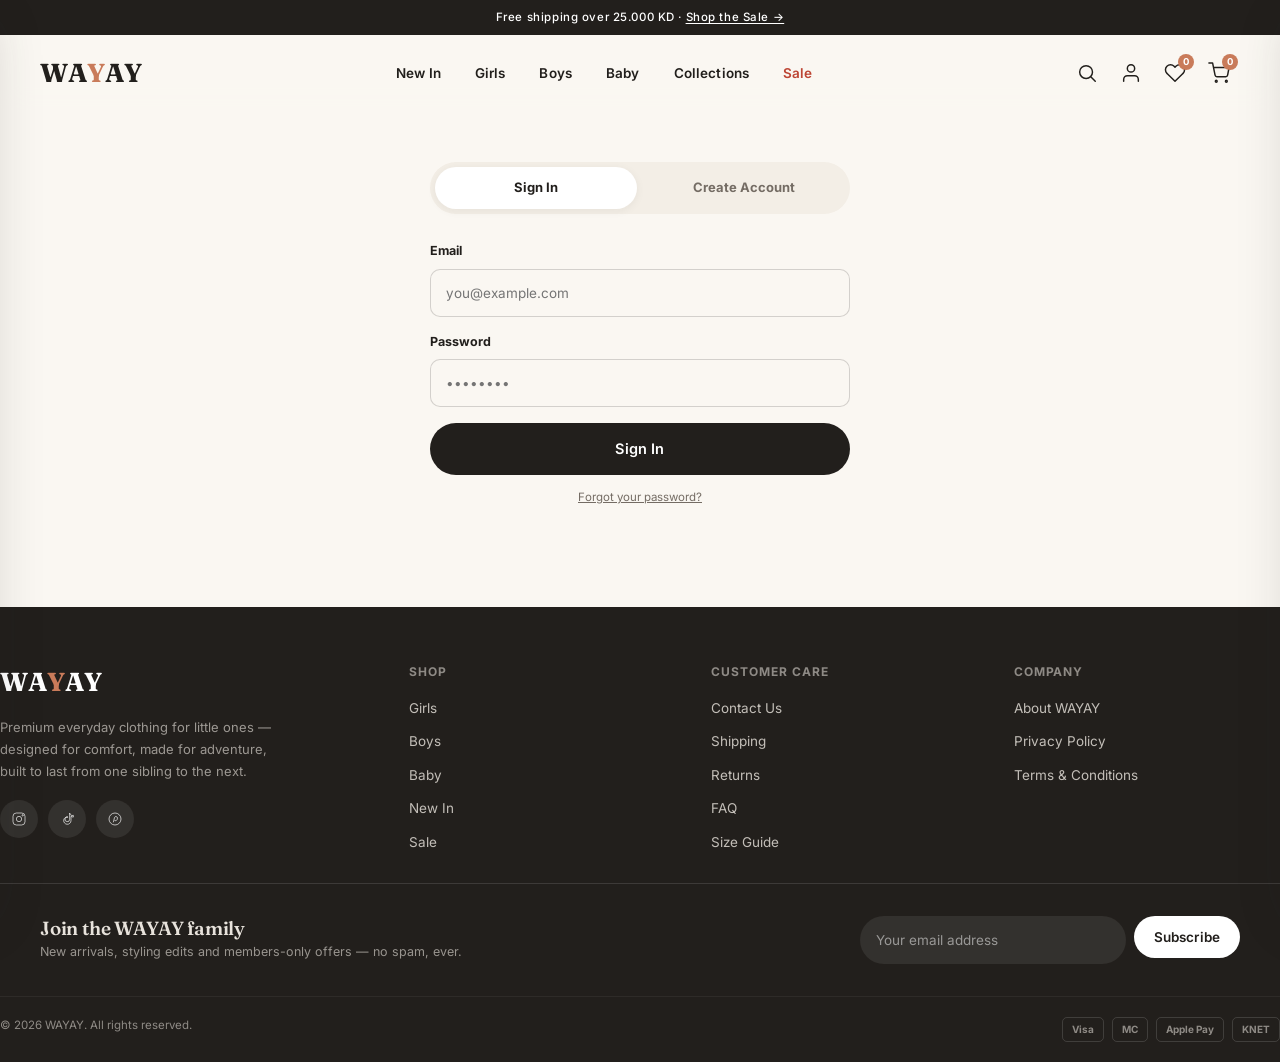
<file: account.html>
<!doctype html>
<html lang="en">
<head>
<meta charset="utf-8">
<meta name="viewport" content="width=device-width, initial-scale=1.0">
<title>My Account | WAYAY</title>
<meta name="description" content="Sign in to your WAYAY account to track orders, manage addresses and view your wishlist.">
<meta name="theme-color" content="#FAF7F2">
<link rel="icon" href="data:image/svg+xml,%3Csvg xmlns='http://www.w3.org/2000/svg' viewBox='0 0 100 100'%3E%3Crect width='100' height='100' rx='22' fill='%23221F1C'/%3E%3Ctext x='50' y='68' font-family='Georgia,serif' font-size='56' fill='%23C97B5A' text-anchor='middle'%3EW%3C/text%3E%3C/svg%3E">
<meta name="robots" content="noindex">
<link rel="preconnect" href="https://fonts.googleapis.com">
<link rel="preconnect" href="https://fonts.gstatic.com" crossorigin>
<link href="https://fonts.googleapis.com/css2?family=Fraunces:opsz,wght@9..144,500;9..144,600;9..144,700&family=Inter:wght@400;500;600;700&display=swap" rel="stylesheet">
<link rel="stylesheet" href="assets/wayay/css/style.css">
</head>
<body data-base="">

<a class="visually-hidden" href="#main">Skip to content</a>
<header class="site-header" id="wayay-header"></header>
<div id="wayay-overlays"></div>

<main id="main">
  <div class="container">

    <!-- Guest view -->
    <div id="guestView">
      <div class="auth-wrap">
        <div class="auth-tabs">
          <button id="tabSignIn" class="is-active">Sign In</button>
          <button id="tabRegister">Create Account</button>
        </div>

        <form id="signInForm">
          <div class="field"><label for="siEmail">Email</label><input id="siEmail" type="email" required placeholder="you@example.com"></div>
          <div class="field"><label for="siPass">Password</label><input id="siPass" type="password" required placeholder="&bull;&bull;&bull;&bull;&bull;&bull;&bull;&bull;"></div>
          <button type="submit" class="btn btn-primary btn-block">Sign In</button>
          <p class="field-note text-center" style="margin-top:14px"><a href="#" style="text-decoration:underline">Forgot your password?</a></p>
        </form>

        <form id="registerForm" style="display:none">
          <div class="field"><label for="reName">Full Name</label><input id="reName" type="text" required placeholder="Jane Parent"></div>
          <div class="field"><label for="reEmail">Email</label><input id="reEmail" type="email" required placeholder="you@example.com"></div>
          <div class="field"><label for="rePass">Password</label><input id="rePass" type="password" required placeholder="At least 8 characters"></div>
          <button type="submit" class="btn btn-primary btn-block">Create Account</button>
        </form>
      </div>
    </div>

    <!-- Signed-in dashboard -->
    <div id="dashboardView" style="display:none">
      <div class="collection-head">
        <h1 class="h-lg">Hi, <span id="accountName">Friend</span></h1>
        <p class="text-soft" style="margin-top:6px">Welcome back to your WAYAY account.</p>
      </div>

      <div class="account-grid">
        <nav class="account-nav" aria-label="Account">
          <a href="#" class="is-active" data-panel="orders">Orders</a>
          <a href="wishlist.html">Wishlist</a>
          <a href="#" data-panel="addresses">Addresses</a>
          <a href="#" data-panel="details">Account Details</a>
          <button id="logoutBtn">Log Out</button>
        </nav>

        <div>
          <div id="panelOrders">
            <div class="order-card">
              <div class="order-card-top"><span>Order #WY10432</span><span class="order-status">Delivered</span></div>
              <p class="text-soft" style="font-size:12.5px">Placed Aug 12, 2026 &middot; 2 items &middot; 41.500 KD</p>
            </div>
            <div class="order-card">
              <div class="order-card-top"><span>Order #WY10287</span><span class="order-status" style="background:var(--color-accent-soft);color:var(--color-accent-ink)">In Transit</span></div>
              <p class="text-soft" style="font-size:12.5px">Placed Aug 6, 2026 &middot; 1 item &middot; 22.500 KD</p>
            </div>
            <div class="order-card">
              <div class="order-card-top"><span>Order #WY10119</span><span class="order-status">Delivered</span></div>
              <p class="text-soft" style="font-size:12.5px">Placed Jul 24, 2026 &middot; 3 items &middot; 58.000 KD</p>
            </div>
          </div>
          <div id="panelAddresses" style="display:none">
            <div class="order-card">
              <div class="order-card-top"><span>Home</span><span class="order-status">Default</span></div>
              <p class="text-soft" style="font-size:12.5px">Block 4, Street 12, Salmiya, Kuwait</p>
            </div>
          </div>
          <div id="panelDetails" style="display:none">
            <div class="field"><label>Full Name</label><input type="text" id="detailsName" value="Jane Parent"></div>
            <div class="field"><label>Email</label><input type="email" id="detailsEmail" value="jane@example.com"></div>
            <button class="btn btn-outline btn-sm" id="saveDetailsBtn">Save Changes</button>
          </div>
        </div>
      </div>
    </div>

  </div>
</main>

<footer class="site-footer" id="wayay-footer"></footer>

<script src="assets/wayay/js/data.js"></script>
<script src="assets/wayay/js/app.js"></script>
<script>
(function(){
  var LS_AUTH = 'wayay_auth_v1';

  function isLoggedIn(){ try { return !!localStorage.getItem(LS_AUTH); } catch(e){ return false; } }
  function setLoggedIn(name){ try { localStorage.setItem(LS_AUTH, name || 'Friend'); } catch(e){} }
  function clearLoggedIn(){ try { localStorage.removeItem(LS_AUTH); } catch(e){} }

  function renderAuthState(){
    var loggedIn = isLoggedIn();
    document.getElementById('guestView').style.display = loggedIn ? 'none' : '';
    document.getElementById('dashboardView').style.display = loggedIn ? '' : 'none';
    if (loggedIn){
      var name = localStorage.getItem(LS_AUTH) || 'Friend';
      document.getElementById('accountName').textContent = name.split(' ')[0];
    }
  }

  function bindTabs(){
    var tabSignIn = document.getElementById('tabSignIn');
    var tabRegister = document.getElementById('tabRegister');
    var signInForm = document.getElementById('signInForm');
    var registerForm = document.getElementById('registerForm');
    tabSignIn.addEventListener('click', function(){
      tabSignIn.classList.add('is-active'); tabRegister.classList.remove('is-active');
      signInForm.style.display=''; registerForm.style.display='none';
    });
    tabRegister.addEventListener('click', function(){
      tabRegister.classList.add('is-active'); tabSignIn.classList.remove('is-active');
      registerForm.style.display=''; signInForm.style.display='none';
    });
  }

  function bindForms(){
    document.getElementById('signInForm').addEventListener('submit', function(e){
      e.preventDefault();
      setLoggedIn('Friend');
      WAYAY.showToast('Signed in successfully', 'check');
      renderAuthState();
    });
    document.getElementById('registerForm').addEventListener('submit', function(e){
      e.preventDefault();
      var name = document.getElementById('reName').value || 'Friend';
      setLoggedIn(name);
      WAYAY.showToast('Welcome to WAYAY, ' + name.split(' ')[0] + '!', 'check');
      renderAuthState();
    });
    document.getElementById('logoutBtn').addEventListener('click', function(){
      clearLoggedIn();
      WAYAY.showToast('Signed out', 'check');
      renderAuthState();
    });
    var saveBtn = document.getElementById('saveDetailsBtn');
    if (saveBtn) saveBtn.addEventListener('click', function(){ WAYAY.showToast('Account details updated', 'check'); });
  }

  function bindPanels(){
    document.querySelectorAll('.account-nav [data-panel]').forEach(function(link){
      link.addEventListener('click', function(e){
        e.preventDefault();
        document.querySelectorAll('.account-nav [data-panel]').forEach(function(l){ l.classList.remove('is-active'); });
        link.classList.add('is-active');
        ['orders','addresses','details'].forEach(function(p){
          document.getElementById('panel' + p.charAt(0).toUpperCase()+p.slice(1)).style.display = 'none';
        });
        var panel = link.getAttribute('data-panel');
        document.getElementById('panel' + panel.charAt(0).toUpperCase()+panel.slice(1)).style.display = '';
      });
    });
  }

  WAYAY.loadPartials(function(){
    renderAuthState();
    bindTabs();
    bindForms();
    bindPanels();
  });
})();
</script>
</body>
</html>
</file>
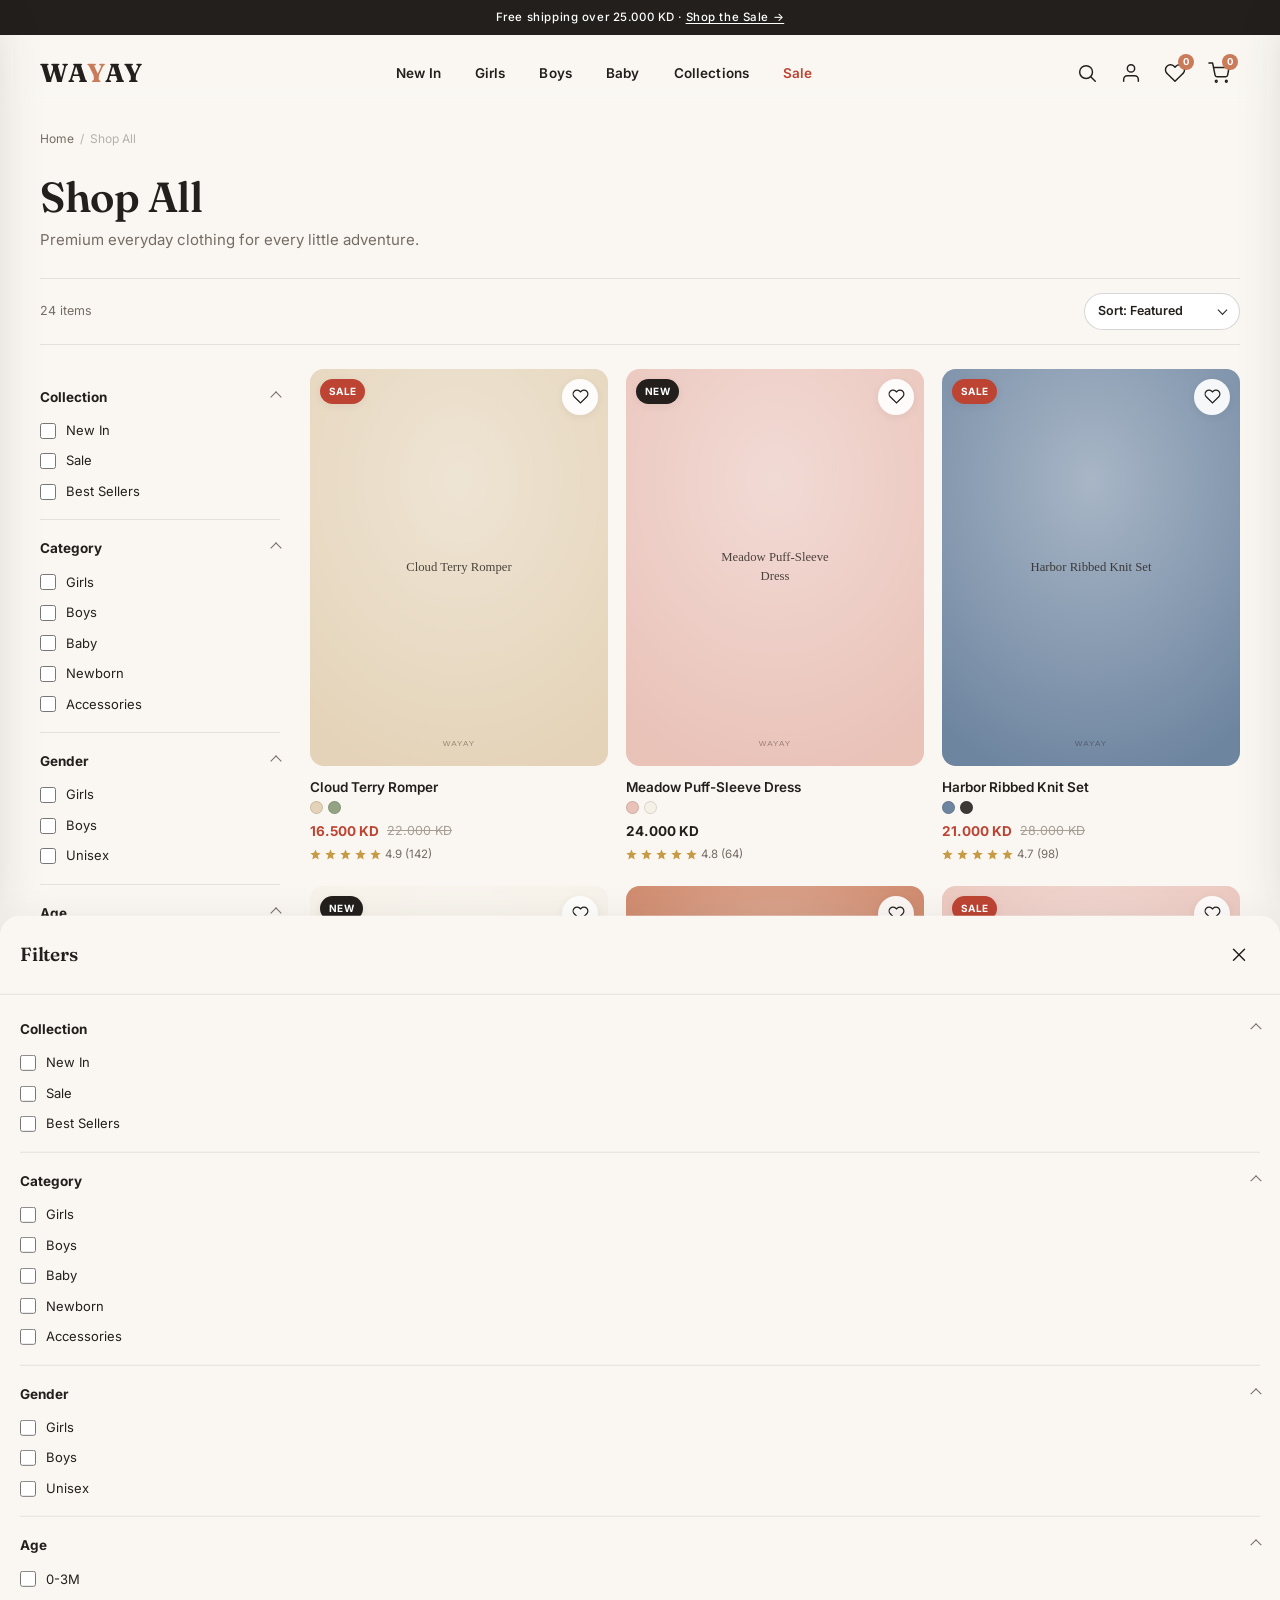
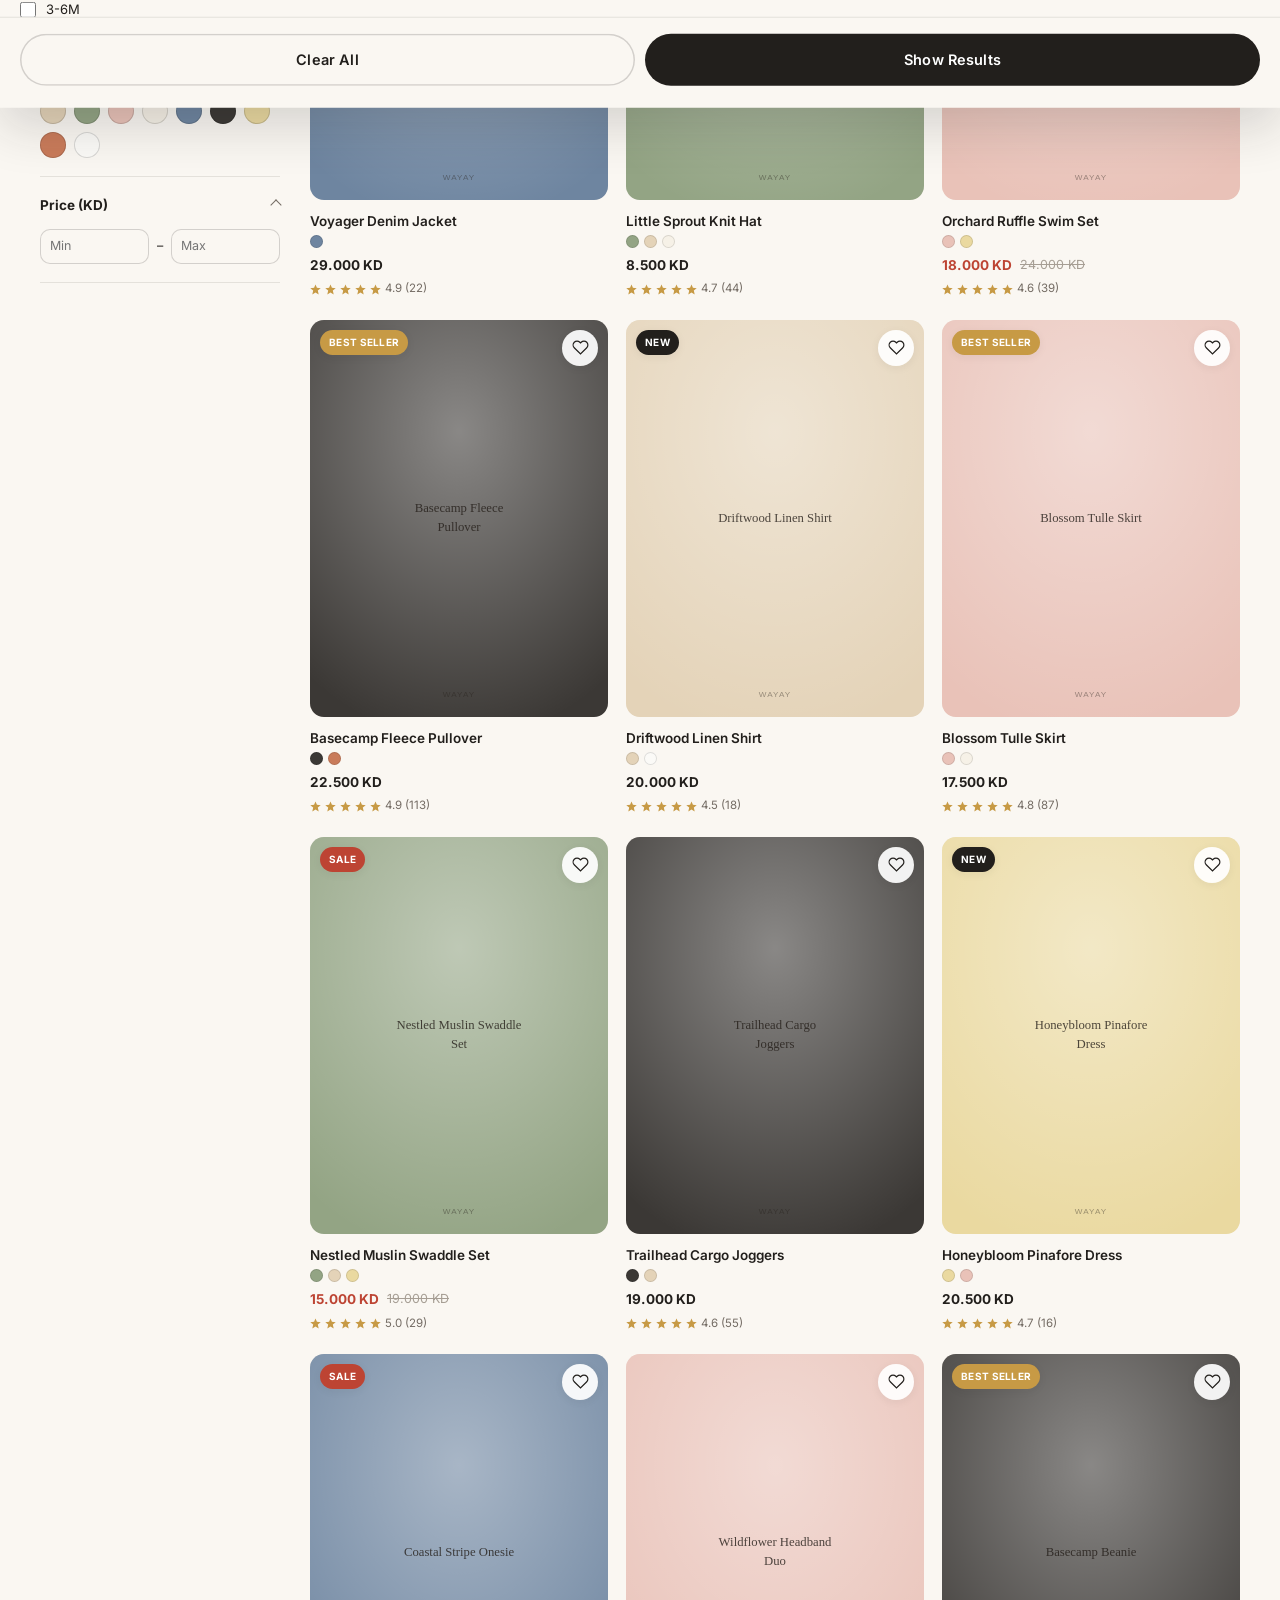
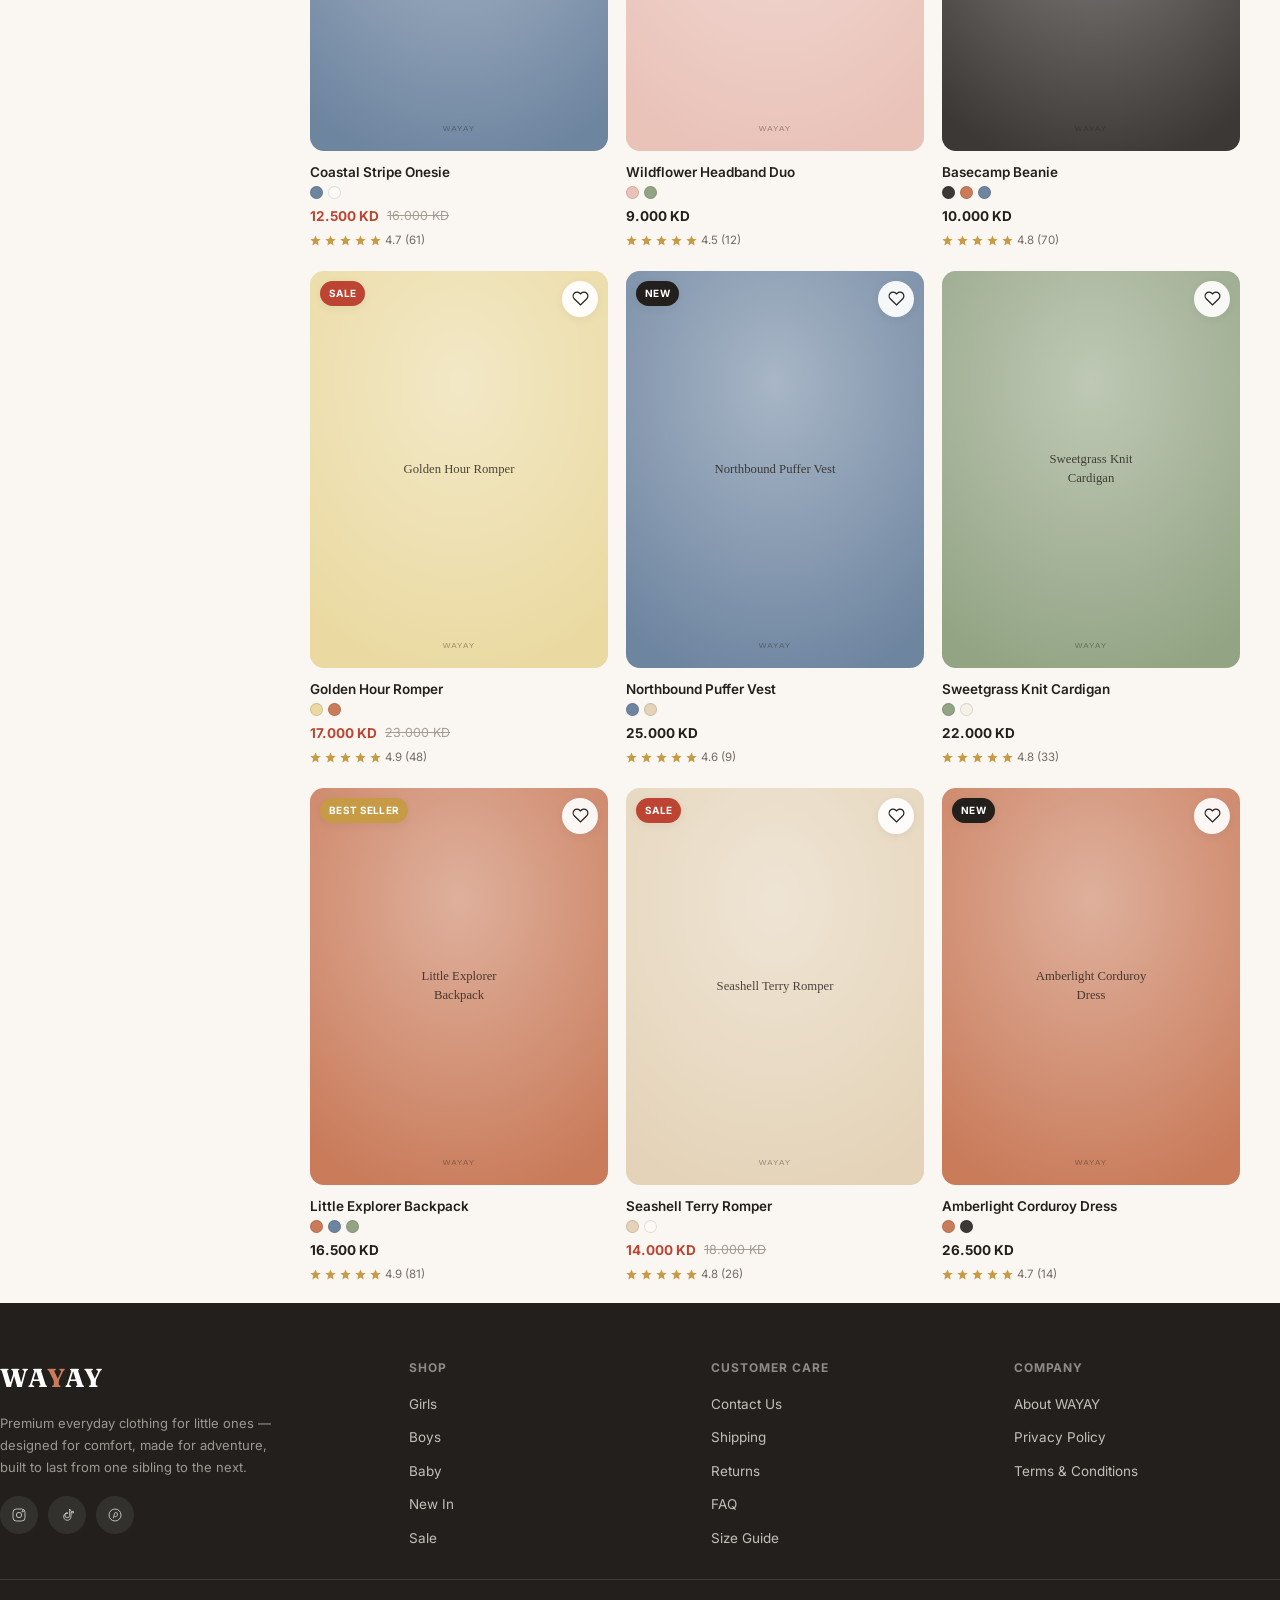
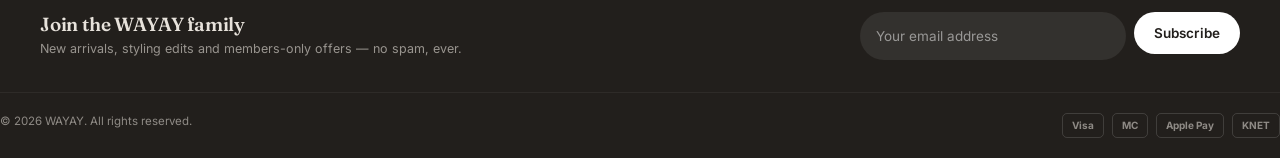
<file: collection.html>
<!doctype html>
<html lang="en">
<head>
<meta charset="utf-8">
<meta name="viewport" content="width=device-width, initial-scale=1.0">
<title id="pageTitle">Shop All | WAYAY</title>
<meta name="description" content="Shop premium WAYAY kids clothing — filter by size, age, gender, color and price. New arrivals and best sellers for girls, boys, baby and newborn.">
<meta name="theme-color" content="#FAF7F2">
<link rel="icon" href="data:image/svg+xml,%3Csvg xmlns='http://www.w3.org/2000/svg' viewBox='0 0 100 100'%3E%3Crect width='100' height='100' rx='22' fill='%23221F1C'/%3E%3Ctext x='50' y='68' font-family='Georgia,serif' font-size='56' fill='%23C97B5A' text-anchor='middle'%3EW%3C/text%3E%3C/svg%3E">
<link rel="preconnect" href="https://fonts.googleapis.com">
<link rel="preconnect" href="https://fonts.gstatic.com" crossorigin>
<link href="https://fonts.googleapis.com/css2?family=Fraunces:opsz,wght@9..144,500;9..144,600;9..144,700&family=Inter:wght@400;500;600;700&display=swap" rel="stylesheet">
<link rel="stylesheet" href="assets/wayay/css/style.css">
</head>
<body data-base="">

<a class="visually-hidden" href="#main">Skip to content</a>
<header class="site-header" id="wayay-header"></header>
<div id="wayay-overlays"></div>

<main id="main">
  <div class="container">
    <nav class="breadcrumbs" aria-label="Breadcrumb">
      <a href="index.html">Home</a><span>/</span><span id="crumbCurrent">Shop All</span>
    </nav>

    <div class="collection-head">
      <h1 class="h-lg" id="collectionTitle">Shop All</h1>
      <p class="text-soft" id="collectionSub" style="margin-top:8px;max-width:560px">Premium everyday clothing for every little adventure.</p>
    </div>

    <div class="collection-toolbar">
      <div class="toolbar-left">
        <button class="filters-mobile-trigger" id="filtersOpenBtn">
          <svg class="icon-sm" viewBox="0 0 24 24"><line x1="4" y1="6" x2="20" y2="6"/><line x1="4" y1="12" x2="20" y2="12"/><line x1="4" y1="18" x2="20" y2="18"/><circle cx="9" cy="6" r="1.6" fill="currentColor"/><circle cx="15" cy="12" r="1.6" fill="currentColor"/><circle cx="9" cy="18" r="1.6" fill="currentColor"/></svg>
          Filters
        </button>
        <span class="result-count" id="resultCount">0 items</span>
      </div>
      <div class="select-wrap">
        <label class="visually-hidden" for="sortSelect">Sort by</label>
        <select id="sortSelect">
          <option value="featured">Sort: Featured</option>
          <option value="newest">Newest</option>
          <option value="price-asc">Price: Low to High</option>
          <option value="price-desc">Price: High to Low</option>
          <option value="best-selling">Best Selling</option>
        </select>
      </div>
    </div>

    <div class="collection-layout">
      <aside class="filters-desktop" id="filtersDesktop" aria-label="Filters"></aside>

      <section aria-live="polite">
        <div class="pg" id="productGrid"></div>
      </section>
    </div>
  </div>
</main>

<!-- Mobile filters sheet -->
<div class="drawer-scrim" id="filtersScrim"></div>
<div class="filters-sheet" id="filtersSheet" aria-label="Filters">
  <div class="filters-sheet-head">
    <h3 class="h-sm">Filters</h3>
    <button class="btn-icon" id="filtersCloseBtn" aria-label="Close filters">
      <svg class="icon" viewBox="0 0 24 24"><line x1="18" y1="6" x2="6" y2="18"/><line x1="6" y1="6" x2="18" y2="18"/></svg>
    </button>
  </div>
  <div class="filters-sheet-body" id="filtersMobile"></div>
  <div class="filters-sheet-foot">
    <button class="btn btn-outline btn-block" id="filtersClearBtn">Clear All</button>
    <button class="btn btn-primary btn-block" id="filtersApplyBtn">Show Results</button>
  </div>
</div>

<footer class="site-footer" id="wayay-footer"></footer>

<script src="assets/wayay/js/data.js"></script>
<script src="assets/wayay/js/app.js"></script>
<script>
(function(){
  var CATEGORY_LABELS = { girls:'Girls', boys:'Boys', baby:'Baby', newborn:'Newborn', accessories:'Accessories' };
  var GENDERS = ['girls','boys','unisex'];
  var COLLECTIONS = [
    { id:'new-in', label:'New In', test:function(p){ return p.isNew; } },
    { id:'sale', label:'Sale', test:function(p){ return !!p.compareAtPrice; } },
    { id:'best-sellers', label:'Best Sellers', test:function(p){ return p.bestSeller; } }
  ];

  function uniqueSizes(){
    var set = {};
    PRODUCTS.forEach(function(p){ p.sizes.forEach(function(s){ set[s]=true; }); });
    return Object.keys(set);
  }
  function uniqueColors(){
    var set = {};
    PRODUCTS.forEach(function(p){ p.colors.forEach(function(c){ set[c]=true; }); });
    return Object.keys(set);
  }

  var params = new URLSearchParams(location.search);
  var state = {
    category: params.get('cat') && params.get('cat')!=='all' && CATEGORY_LABELS[params.get('cat')] ? [params.get('cat')] : [],
    collection: params.get('cat') && ['new-in','sale'].indexOf(params.get('cat'))>-1 ? [params.get('cat')] : [],
    gender: [],
    age: params.get('age') ? [params.get('age')] : [],
    size: [],
    color: [],
    priceMin: null,
    priceMax: null,
    q: params.get('q') || '',
    sort: params.get('sort') || 'featured'
  };

  function filterGroupHTML(title, id, options){
    return (
      '<details class="filter-group" open>' +
        '<summary>' + title + '</summary>' +
        '<div class="filter-body" data-group="' + id + '">' + options + '</div>' +
      '</details>'
    );
  }
  function checkRow(group, value, label){
    var checked = state[group] && state[group].indexOf(value) > -1 ? ' checked' : '';
    return '<label class="check-row"><input type="checkbox" data-filter="' + group + '" value="' + value + '"' + checked + '> ' + label + '</label>';
  }
  function colorSwatchRow(){
    return '<div class="color-check-row">' + uniqueColors().map(function(c){
      var col = COLORS[c];
      var active = state.color.indexOf(c) > -1 ? ' is-active' : '';
      return '<span class="color-check' + active + '" data-filter="color" data-color="' + c + '" style="background:' + col.hex + '" title="' + col.name + '"></span>';
    }).join('') + '</div>';
  }

  function buildFiltersHTML(){
    var html = '';
    html += filterGroupHTML('Collection', 'collection', COLLECTIONS.map(function(c){ return checkRow('collection', c.id, c.label); }).join(''));
    html += filterGroupHTML('Category', 'category', Object.keys(CATEGORY_LABELS).map(function(c){ return checkRow('category', c, CATEGORY_LABELS[c]); }).join(''));
    html += filterGroupHTML('Gender', 'gender', GENDERS.map(function(g){ return checkRow('gender', g, g.charAt(0).toUpperCase()+g.slice(1)); }).join(''));
    html += filterGroupHTML('Age', 'age', AGE_GROUPS.map(function(a){ return checkRow('age', a, a); }).join(''));
    html += filterGroupHTML('Size', 'size', uniqueSizes().map(function(s){ return checkRow('size', s, s); }).join(''));
    html += filterGroupHTML('Color', 'color', colorSwatchRow());
    html += filterGroupHTML('Price (KD)', 'price',
      '<div class="price-range">' +
        '<input type="number" min="0" placeholder="Min" id="priceMinInput" value="' + (state.priceMin!==null?state.priceMin:'') + '">' +
        '<span>&ndash;</span>' +
        '<input type="number" min="0" placeholder="Max" id="priceMaxInput" value="' + (state.priceMax!==null?state.priceMax:'') + '">' +
      '</div>'
    );
    return html;
  }

  function bindFilterInputs(root){
    root.querySelectorAll('input[data-filter]').forEach(function(input){
      input.addEventListener('change', function(){
        var group = input.getAttribute('data-filter');
        var val = input.value;
        var arr = state[group];
        var i = arr.indexOf(val);
        if (input.checked && i===-1) arr.push(val);
        if (!input.checked && i>-1) arr.splice(i,1);
        syncFilterUIs();
        applyAndRender();
      });
    });
    root.querySelectorAll('.color-check').forEach(function(sw){
      sw.addEventListener('click', function(){
        var c = sw.getAttribute('data-color');
        var i = state.color.indexOf(c);
        if (i>-1) state.color.splice(i,1); else state.color.push(c);
        syncFilterUIs();
        applyAndRender();
      });
    });
    var minInput = root.querySelector('#priceMinInput');
    var maxInput = root.querySelector('#priceMaxInput');
    if (minInput) minInput.addEventListener('input', function(){ state.priceMin = minInput.value ? parseFloat(minInput.value) : null; applyAndRender(); });
    if (maxInput) maxInput.addEventListener('input', function(){ state.priceMax = maxInput.value ? parseFloat(maxInput.value) : null; applyAndRender(); });
  }

  function syncFilterUIs(){
    document.querySelectorAll('[data-filter]').forEach(function(input){
      if (input.type !== 'checkbox') return;
      var group = input.getAttribute('data-filter');
      input.checked = state[group] && state[group].indexOf(input.value) > -1;
    });
    document.querySelectorAll('.color-check').forEach(function(sw){
      sw.classList.toggle('is-active', state.color.indexOf(sw.getAttribute('data-color')) > -1);
    });
  }

  function renderFilterPanels(){
    var desktop = document.getElementById('filtersDesktop');
    var mobile = document.getElementById('filtersMobile');
    var html = buildFiltersHTML();
    desktop.innerHTML = html;
    mobile.innerHTML = html;
    bindFilterInputs(desktop);
    bindFilterInputs(mobile);
  }

  function matchesFilters(p){
    if (state.category.length && state.category.indexOf(p.category) === -1) return false;
    if (state.gender.length && state.gender.indexOf(p.gender) === -1) return false;
    if (state.age.length && !state.age.some(function(a){ return p.ageGroups.indexOf(a) > -1; })) return false;
    if (state.size.length && !state.size.some(function(s){ return p.sizes.indexOf(s) > -1; })) return false;
    if (state.color.length && !state.color.some(function(c){ return p.colors.indexOf(c) > -1; })) return false;
    if (state.collection.length){
      var passesCollection = state.collection.some(function(id){
        var c = COLLECTIONS.filter(function(x){return x.id===id;})[0];
        return c && c.test(p);
      });
      if (!passesCollection) return false;
    }
    if (state.priceMin !== null && p.price < state.priceMin) return false;
    if (state.priceMax !== null && p.price > state.priceMax) return false;
    if (state.q){
      var q = state.q.toLowerCase();
      if (p.name.toLowerCase().indexOf(q) === -1 && p.category.toLowerCase().indexOf(q) === -1) return false;
    }
    return true;
  }

  function sortProducts(list){
    var arr = list.slice();
    if (state.sort === 'newest') arr.sort(function(a,b){ return (b.isNew?1:0) - (a.isNew?1:0); });
    else if (state.sort === 'price-asc') arr.sort(function(a,b){ return a.price - b.price; });
    else if (state.sort === 'price-desc') arr.sort(function(a,b){ return b.price - a.price; });
    else if (state.sort === 'best-selling') arr.sort(function(a,b){ return (b.bestSeller?1:0) - (a.bestSeller?1:0) || b.reviewsCount - a.reviewsCount; });
    return arr;
  }

  function updateHeading(){
    var cat = params.get('cat');
    var title = 'Shop All';
    var sub = 'Premium everyday clothing for every little adventure.';
    if (state.q){ title = 'Search results'; sub = 'Showing results for "' + state.q + '"'; }
    else if (cat === 'new-in'){ title = 'New In'; sub = 'The latest WAYAY styles, fresh off the rail.'; }
    else if (cat === 'sale'){ title = 'Sale'; sub = 'Loved styles, now at a better price — while stocks last.'; }
    else if (cat && CATEGORY_LABELS[cat]){ title = CATEGORY_LABELS[cat]; sub = 'Explore the full ' + CATEGORY_LABELS[cat] + ' edit.'; }
    document.getElementById('collectionTitle').textContent = title;
    document.getElementById('collectionSub').textContent = sub;
    document.getElementById('crumbCurrent').textContent = title;
    document.title = title + ' | WAYAY';
  }

  function applyAndRender(){
    var filtered = PRODUCTS.filter(matchesFilters);
    filtered = sortProducts(filtered);
    document.getElementById('resultCount').textContent = filtered.length + ' item' + (filtered.length===1?'':'s');
    WAYAY.renderProductGrid(document.getElementById('productGrid'), filtered, 'Try clearing a filter or browse New In for fresh picks.');
  }

  function openFiltersSheet(){
    document.getElementById('filtersSheet').classList.add('is-open');
    document.getElementById('filtersScrim').classList.add('is-open');
    document.body.classList.add('no-scroll');
  }
  function closeFiltersSheet(){
    document.getElementById('filtersSheet').classList.remove('is-open');
    document.getElementById('filtersScrim').classList.remove('is-open');
    document.body.classList.remove('no-scroll');
  }

  WAYAY.loadPartials(function(){
    updateHeading();
    WAYAY.renderGridSkeleton(document.getElementById('productGrid'), 8);
    renderFilterPanels();

    document.getElementById('sortSelect').value = state.sort;
    document.getElementById('sortSelect').addEventListener('change', function(e){ state.sort = e.target.value; applyAndRender(); });

    document.getElementById('filtersOpenBtn').addEventListener('click', openFiltersSheet);
    document.getElementById('filtersCloseBtn').addEventListener('click', closeFiltersSheet);
    document.getElementById('filtersScrim').addEventListener('click', closeFiltersSheet);
    document.getElementById('filtersApplyBtn').addEventListener('click', closeFiltersSheet);
    document.getElementById('filtersClearBtn').addEventListener('click', function(){
      state.category=[]; state.collection=[]; state.gender=[]; state.age=[]; state.size=[]; state.color=[];
      state.priceMin=null; state.priceMax=null;
      renderFilterPanels();
      applyAndRender();
    });

    setTimeout(applyAndRender, 220);
  });
})();
</script>
</body>
</html>
</file>
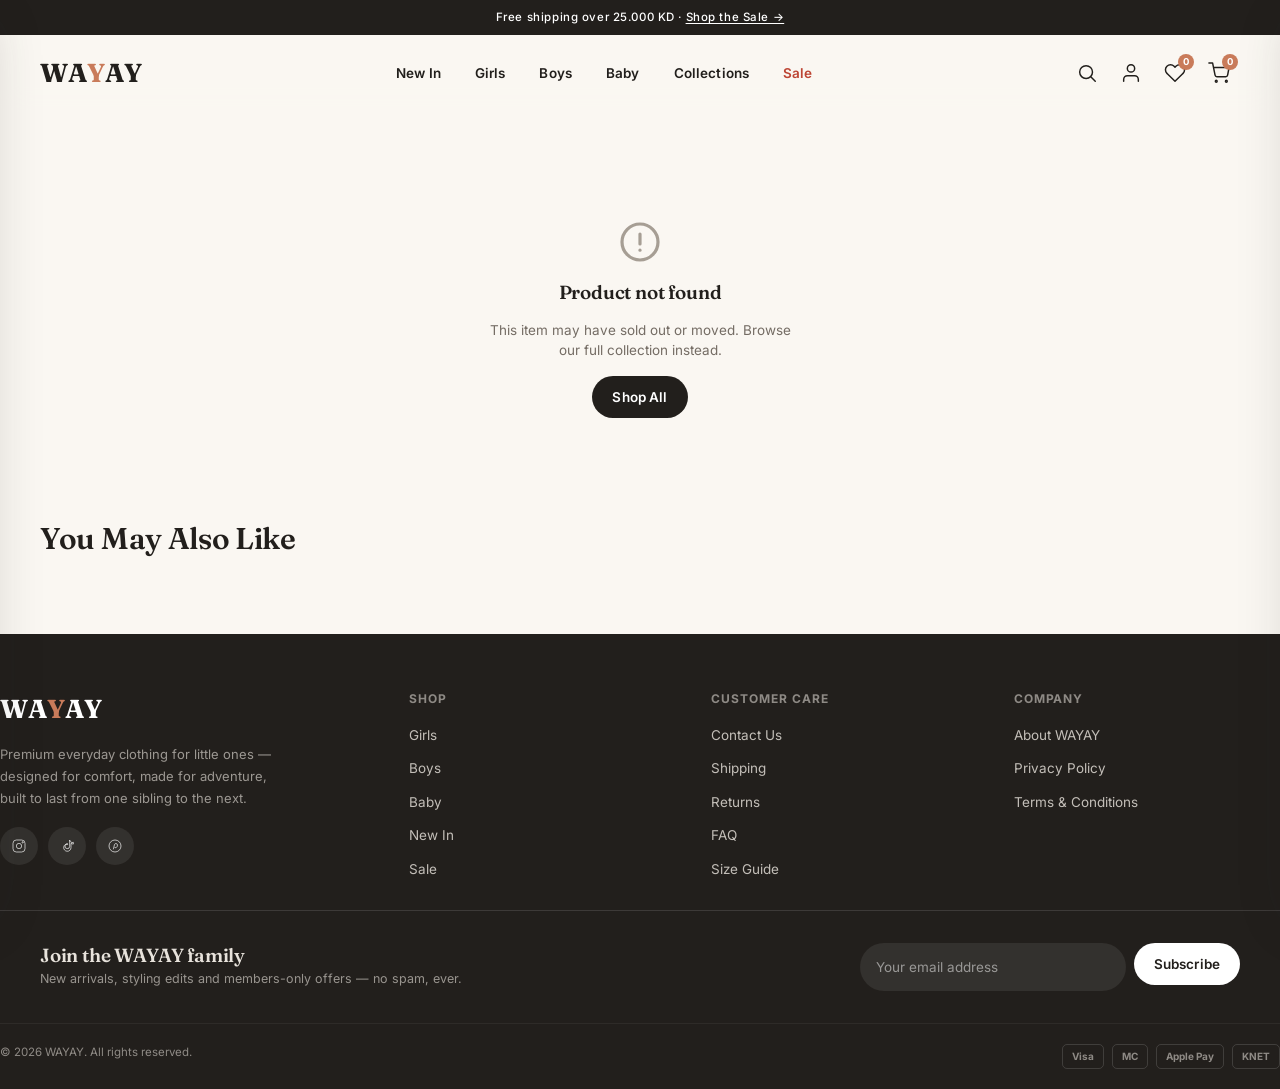
<file: product.html>
<!doctype html>
<html lang="en">
<head>
<meta charset="utf-8">
<meta name="viewport" content="width=device-width, initial-scale=1.0">
<title id="pageTitle">Product | WAYAY</title>
<meta name="description" id="pageDesc" content="Shop premium kids clothing at WAYAY.">
<meta name="theme-color" content="#FAF7F2">
<link rel="icon" href="data:image/svg+xml,%3Csvg xmlns='http://www.w3.org/2000/svg' viewBox='0 0 100 100'%3E%3Crect width='100' height='100' rx='22' fill='%23221F1C'/%3E%3Ctext x='50' y='68' font-family='Georgia,serif' font-size='56' fill='%23C97B5A' text-anchor='middle'%3EW%3C/text%3E%3C/svg%3E">
<link rel="preconnect" href="https://fonts.googleapis.com">
<link rel="preconnect" href="https://fonts.gstatic.com" crossorigin>
<link href="https://fonts.googleapis.com/css2?family=Fraunces:opsz,wght@9..144,500;9..144,600;9..144,700&family=Inter:wght@400;500;600;700&display=swap" rel="stylesheet">
<link rel="stylesheet" href="assets/wayay/css/style.css">
</head>
<body data-base="">

<a class="visually-hidden" href="#main">Skip to content</a>
<header class="site-header" id="wayay-header"></header>
<div id="wayay-overlays"></div>

<main id="main">
  <div class="container">
    <nav class="breadcrumbs" aria-label="Breadcrumb" id="crumbs"></nav>

    <div id="pdpRoot"></div>

    <section class="section-tight">
      <h2 class="h-md related-title fade-up">You May Also Like</h2>
      <div class="pg pg-4" id="relatedGrid"></div>
    </section>
  </div>
</main>

<!-- Size guide modal -->
<div class="modal-scrim" id="sizeModalScrim"></div>
<div class="modal" id="sizeModal" role="dialog" aria-modal="true" aria-labelledby="sizeModalTitle">
  <div class="modal-head">
    <h3 class="h-sm" id="sizeModalTitle">Size Guide</h3>
    <button class="btn-icon" id="sizeModalClose" aria-label="Close size guide">
      <svg class="icon" viewBox="0 0 24 24"><line x1="18" y1="6" x2="6" y2="18"/><line x1="6" y1="6" x2="18" y2="18"/></svg>
    </button>
  </div>
  <table class="size-table">
    <thead><tr><th>Size</th><th>Age</th><th>Height (cm)</th><th>Chest (cm)</th></tr></thead>
    <tbody>
      <tr><td>Newborn</td><td>0-1M</td><td>50-56</td><td>36-38</td></tr>
      <tr><td>0-3M</td><td>0-3M</td><td>56-62</td><td>38-41</td></tr>
      <tr><td>3-6M</td><td>3-6M</td><td>62-68</td><td>41-44</td></tr>
      <tr><td>6-12M</td><td>6-12M</td><td>68-80</td><td>44-47</td></tr>
      <tr><td>1-2Y</td><td>1-2Y</td><td>80-92</td><td>47-50</td></tr>
      <tr><td>2-4Y</td><td>2-4Y</td><td>92-104</td><td>50-55</td></tr>
      <tr><td>4-6Y</td><td>4-6Y</td><td>104-116</td><td>55-60</td></tr>
      <tr><td>6-8Y</td><td>6-8Y</td><td>116-128</td><td>60-66</td></tr>
      <tr><td>8-12Y</td><td>8-12Y</td><td>128-152</td><td>66-76</td></tr>
    </tbody>
  </table>
  <p class="field-note" style="margin-top:14px">Between sizes? We recommend sizing up for room to grow.</p>
</div>

<footer class="site-footer" id="wayay-footer"></footer>

<script src="assets/wayay/js/data.js"></script>
<script src="assets/wayay/js/app.js"></script>
<script>
(function(){
  var params = new URLSearchParams(location.search);
  var slug = params.get('slug');
  var product = slug ? getProductBySlug(slug) : null;

  var selectedColor, selectedSize, activeImgIndex = 0, qty = 1;

  function renderNotFound(){
    document.getElementById('pdpRoot').innerHTML =
      '<div class="state-block">' +
        '<svg class="icon" viewBox="0 0 24 24"><circle cx="12" cy="12" r="9"/><line x1="12" y1="8" x2="12" y2="13"/><line x1="12" y1="16" x2="12" y2="16.1"/></svg>' +
        '<h3>Product not found</h3>' +
        '<p>This item may have sold out or moved. Browse our full collection instead.</p>' +
        '<a href="collection.html?cat=all" class="btn btn-primary btn-sm">Shop All</a>' +
      '</div>';
  }

  function categoryLabel(c){ return c.charAt(0).toUpperCase() + c.slice(1); }

  function renderCrumbs(){
    document.getElementById('crumbs').innerHTML =
      '<a href="index.html">Home</a><span>/</span>' +
      '<a href="collection.html?cat=' + product.category + '">' + categoryLabel(product.category) + '</a><span>/</span>' +
      '<span>' + product.name + '</span>';
  }

  function renderPDP(){
    var oosForSelectedSize = false;
    var discountPct = product.compareAtPrice ? Math.round(100 - (product.price/product.compareAtPrice)*100) : 0;

    var thumbsHTML = product.images.map(function(src, i){
      return '<button class="pdp-thumb' + (i===0?' is-active':'') + '" data-thumb="' + i + '"><img src="' + src + '" alt="' + product.name + ' view ' + (i+1) + '" width="74" height="92" loading="lazy"></button>';
    }).join('');

    var colorHTML = product.colors.map(function(c){
      var col = COLORS[c];
      return '<button class="swatch' + (c===selectedColor?' is-active':'') + '" data-color="' + c + '" style="background:' + col.hex + '" aria-label="' + col.name + '"></button>';
    }).join('');

    var sizeHTML = product.sizes.map(function(s){
      var isOos = product.oosSizes.indexOf(s) > -1;
      return '<button class="size-box' + (s===selectedSize?' is-active':'') + (isOos?' is-oos':'') + '" data-size="' + s + '"' + (isOos?' disabled aria-disabled="true"':'') + '>' + s + '</button>';
    }).join('');

    document.getElementById('pdpRoot').innerHTML =
      '<div class="pdp">' +
        '<div class="pdp-gallery">' +
          '<div class="pdp-gallery-main"><img id="mainImg" src="' + product.images[0] + '" alt="' + product.name + '" width="900" height="1125"></div>' +
          '<div class="pdp-thumbs" id="pdpThumbs">' + thumbsHTML + '</div>' +
        '</div>' +
        '<div class="pdp-info fade-up is-visible">' +
          (product.badge ? '<span class="pc-badge ' + product.badge + '" style="margin-bottom:12px;display:inline-block">' + (product.badge==='new'?'New':product.badge==='sale'?'Sale':'Best Seller') + '</span>' : '') +
          '<h1>' + product.name + '</h1>' +
          '<div class="pdp-rating">' +
            '<span class="stars">' + WAYAY.starsHTML(product.rating) + '</span>' +
            '<span class="text-soft">' + product.rating.toFixed(1) + ' &middot; ' + product.reviewsCount + ' reviews</span>' +
          '</div>' +
          '<div class="pdp-price-row">' +
            '<span id="pdpPrice">' + WAYAY.formatPrice(product.price) + '</span>' +
            (product.compareAtPrice ? '<span class="compare">' + WAYAY.formatPrice(product.compareAtPrice) + '</span><span class="save">Save ' + discountPct + '%</span>' : '') +
          '</div>' +
          '<p class="pdp-desc">' + product.description + '</p>' +

          '<div class="option-block">' +
            '<div class="option-label"><span>Color: <strong id="selectedColorLabel">' + (COLORS[selectedColor]?COLORS[selectedColor].name:'') + '</strong></span></div>' +
            '<div class="swatch-row" id="colorRow">' + colorHTML + '</div>' +
          '</div>' +

          '<div class="option-block">' +
            '<div class="option-label"><span>Size: <strong id="selectedSizeLabel">' + (selectedSize||'Select a size') + '</strong></span><button id="sizeGuideBtn">Size Guide</button></div>' +
            '<div class="size-row" id="sizeRow">' + sizeHTML + '</div>' +
          '</div>' +

          '<div class="option-block">' +
            '<div class="option-label"><span>Quantity</span></div>' +
            '<div class="qty-row"><div class="qty-stepper"><button id="qtyDown" aria-label="Decrease quantity">&minus;</button><span id="qtyVal">1</span><button id="qtyUp" aria-label="Increase quantity">&plus;</button></div></div>' +
          '</div>' +

          '<div class="pdp-actions">' +
            '<div class="row2">' +
              '<button class="btn btn-primary" id="addToCartBtn" style="flex:1">Add to Cart</button>' +
              '<button class="btn-icon" id="pdpWishBtn" style="box-shadow:inset 0 0 0 1.5px var(--color-line-strong);width:52px;height:52px;flex:none" aria-label="Add to wishlist">' +
                '<svg class="icon" viewBox="0 0 24 24" id="pdpWishIcon"><path d="M20.8 4.6a5.5 5.5 0 0 0-7.8 0L12 5.6l-1-1a5.5 5.5 0 0 0-7.8 7.8l1 1L12 21l7.8-7.6 1-1a5.5 5.5 0 0 0 0-7.8z"/></svg>' +
              '</button>' +
            '</div>' +
            '<button class="btn btn-accent btn-block" id="buyNowBtn">Buy Now</button>' +
          '</div>' +

          '<div class="pdp-accordions">' +
            '<details class="filter-group"><summary>Details &amp; Care</summary><div class="filter-body"><p class="text-soft" style="font-size:12.5px;line-height:1.7">Machine wash cold with like colors. Tumble dry low. Do not bleach. Ethically made from certified organic and recycled fibers.</p></div></details>' +
            '<details class="filter-group"><summary>Shipping &amp; Returns</summary><div class="filter-body"><p class="text-soft" style="font-size:12.5px;line-height:1.7">Free shipping on orders over 25.000 KD. Easy 30-day returns on unworn, tagged items.</p></div></details>' +
          '</div>' +

          '<div class="pdp-trust-mini">' +
            '<div class="row"><svg viewBox="0 0 24 24" fill="none" stroke="currentColor" stroke-width="1.6"><rect x="1" y="7" width="15" height="11" rx="2"/><path d="M16 10h3.5a2 2 0 0 1 1.8 1.1L23 15v3a1 1 0 0 1-1 1h-1"/></svg><span>Fast, tracked delivery</span></div>' +
            '<div class="row"><svg viewBox="0 0 24 24" fill="none" stroke="currentColor" stroke-width="1.6"><rect x="3" y="11" width="18" height="10" rx="2"/><path d="M7 11V7a5 5 0 0 1 10 0v4"/></svg><span>Secure payment</span></div>' +
            '<div class="row"><svg viewBox="0 0 24 24" fill="none" stroke="currentColor" stroke-width="1.6"><path d="M3 12a9 9 0 1 0 3-6.7"/><polyline points="3 4 3 9 8 9"/></svg><span>30-day easy returns</span></div>' +
          '</div>' +
        '</div>' +
      '</div>';

    bindPDPEvents();
    updateWishButton();
  }

  function bindPDPEvents(){
    document.querySelectorAll('#pdpThumbs [data-thumb]').forEach(function(btn){
      btn.addEventListener('click', function(){
        activeImgIndex = +btn.getAttribute('data-thumb');
        document.getElementById('mainImg').src = product.images[activeImgIndex];
        document.querySelectorAll('#pdpThumbs .pdp-thumb').forEach(function(t){ t.classList.remove('is-active'); });
        btn.classList.add('is-active');
      });
    });
    document.querySelectorAll('#colorRow [data-color]').forEach(function(btn){
      btn.addEventListener('click', function(){
        selectedColor = btn.getAttribute('data-color');
        document.querySelectorAll('#colorRow .swatch').forEach(function(s){ s.classList.remove('is-active'); });
        btn.classList.add('is-active');
        document.getElementById('selectedColorLabel').textContent = COLORS[selectedColor].name;
      });
    });
    document.querySelectorAll('#sizeRow [data-size]').forEach(function(btn){
      btn.addEventListener('click', function(){
        if (btn.disabled) return;
        selectedSize = btn.getAttribute('data-size');
        document.querySelectorAll('#sizeRow .size-box').forEach(function(s){ s.classList.remove('is-active'); });
        btn.classList.add('is-active');
        document.getElementById('selectedSizeLabel').textContent = selectedSize;
      });
    });
    document.getElementById('qtyUp').addEventListener('click', function(){ qty++; document.getElementById('qtyVal').textContent = qty; });
    document.getElementById('qtyDown').addEventListener('click', function(){ if (qty>1) qty--; document.getElementById('qtyVal').textContent = qty; });

    document.getElementById('sizeGuideBtn').addEventListener('click', openSizeModal);
    document.getElementById('sizeModalClose').addEventListener('click', closeSizeModal);
    document.getElementById('sizeModalScrim').addEventListener('click', closeSizeModal);

    document.getElementById('addToCartBtn').addEventListener('click', function(){
      if (!requireSize()) return;
      WAYAY.addToCart(product, selectedSize, selectedColor, qty);
      WAYAY.showToast(product.name + ' added to bag', 'check');
      WAYAY.openCart();
    });
    document.getElementById('buyNowBtn').addEventListener('click', function(){
      if (!requireSize()) return;
      WAYAY.addToCart(product, selectedSize, selectedColor, qty);
      WAYAY.openCart();
      WAYAY.showToast('Proceeding to checkout (demo)', 'check');
    });
    document.getElementById('pdpWishBtn').addEventListener('click', function(){
      var active = WAYAY.toggleWishlist(product.id);
      updateWishButton();
      WAYAY.showToast(active ? 'Added to wishlist' : 'Removed from wishlist', 'heart');
    });
  }

  function requireSize(){
    if (!selectedSize){
      WAYAY.showToast('Please select a size', 'check');
      document.querySelector('.option-label button') && document.getElementById('sizeRow').scrollIntoView({behavior:'smooth', block:'center'});
      return false;
    }
    return true;
  }

  function updateWishButton(){
    var icon = document.getElementById('pdpWishIcon');
    var wished = WAYAY.isWished(product.id);
    if (icon) icon.setAttribute('fill', wished ? 'var(--color-sale)' : 'none');
    if (icon) icon.setAttribute('stroke', wished ? 'var(--color-sale)' : 'currentColor');
  }

  function openSizeModal(){
    document.getElementById('sizeModal').classList.add('is-open');
    document.getElementById('sizeModalScrim').classList.add('is-open');
  }
  function closeSizeModal(){
    document.getElementById('sizeModal').classList.remove('is-open');
    document.getElementById('sizeModalScrim').classList.remove('is-open');
  }

  function renderRelated(){
    var related = getRelated(product, 4);
    WAYAY.renderProductGrid(document.getElementById('relatedGrid'), related);
  }

  function injectStructuredData(){
    var data = {
      "@context": "https://schema.org",
      "@type": "Product",
      "name": product.name,
      "description": product.description,
      "image": product.images,
      "offers": {
        "@type": "Offer",
        "priceCurrency": "KWD",
        "price": product.price.toFixed(3),
        "availability": "https://schema.org/InStock"
      },
      "aggregateRating": {
        "@type": "AggregateRating",
        "ratingValue": product.rating,
        "reviewCount": product.reviewsCount
      }
    };
    var s = document.createElement('script');
    s.type = 'application/ld+json';
    s.textContent = JSON.stringify(data);
    document.head.appendChild(s);
  }

  WAYAY.loadPartials(function(){
    if (!product){ renderNotFound(); return; }
    selectedColor = product.colors[0];
    selectedSize = null;

    document.getElementById('pageTitle').textContent = product.name + ' | WAYAY';
    document.getElementById('pageDesc').setAttribute('content', product.description.slice(0,155));

    renderCrumbs();
    renderPDP();
    renderRelated();
    injectStructuredData();
  });
})();
</script>
</body>
</html>
</file>
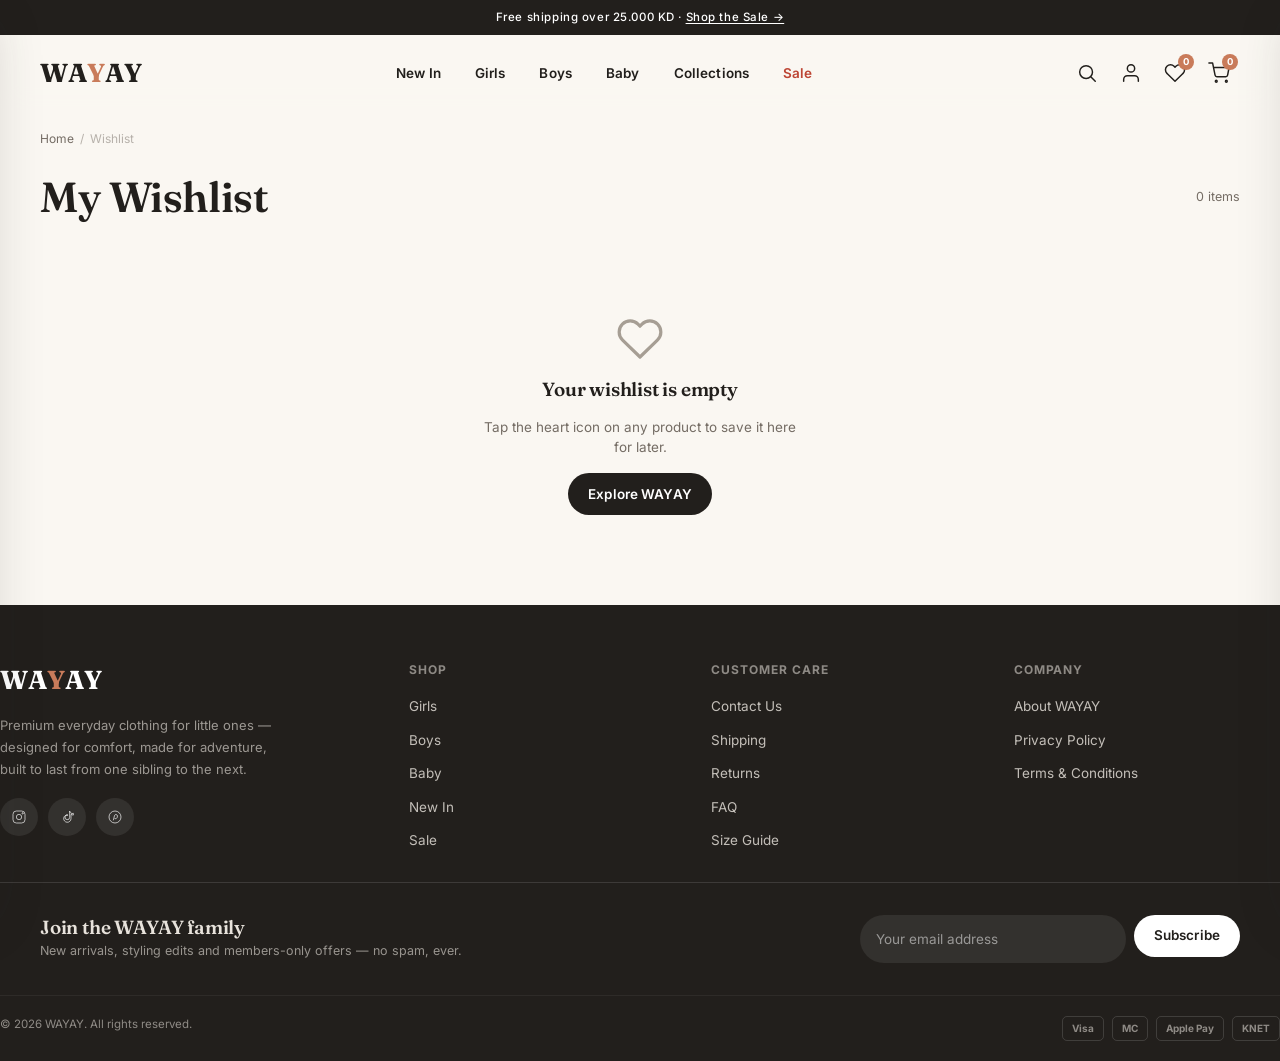
<file: wishlist.html>
<!doctype html>
<html lang="en">
<head>
<meta charset="utf-8">
<meta name="viewport" content="width=device-width, initial-scale=1.0">
<title>Wishlist | WAYAY</title>
<meta name="description" content="Your saved WAYAY favorites — everyday clothing for babies and kids.">
<meta name="theme-color" content="#FAF7F2">
<link rel="icon" href="data:image/svg+xml,%3Csvg xmlns='http://www.w3.org/2000/svg' viewBox='0 0 100 100'%3E%3Crect width='100' height='100' rx='22' fill='%23221F1C'/%3E%3Ctext x='50' y='68' font-family='Georgia,serif' font-size='56' fill='%23C97B5A' text-anchor='middle'%3EW%3C/text%3E%3C/svg%3E">
<meta name="robots" content="noindex">
<link rel="preconnect" href="https://fonts.googleapis.com">
<link rel="preconnect" href="https://fonts.gstatic.com" crossorigin>
<link href="https://fonts.googleapis.com/css2?family=Fraunces:opsz,wght@9..144,500;9..144,600;9..144,700&family=Inter:wght@400;500;600;700&display=swap" rel="stylesheet">
<link rel="stylesheet" href="assets/wayay/css/style.css">
</head>
<body data-base="">

<a class="visually-hidden" href="#main">Skip to content</a>
<header class="site-header" id="wayay-header"></header>
<div id="wayay-overlays"></div>

<main id="main">
  <div class="container">
    <nav class="breadcrumbs" aria-label="Breadcrumb"><a href="index.html">Home</a><span>/</span><span>Wishlist</span></nav>
    <div class="wishlist-toolbar">
      <h1 class="h-lg">My Wishlist</h1>
      <span class="result-count" id="wishCount">0 items</span>
    </div>
    <div class="pg" id="wishGrid"></div>
  </div>
</main>

<footer class="site-footer" id="wayay-footer"></footer>

<script src="assets/wayay/js/data.js"></script>
<script src="assets/wayay/js/app.js"></script>
<script>
  function renderWishlistPage(){
    var ids = WAYAY.getWishlist();
    var products = PRODUCTS.filter(function(p){ return ids.indexOf(p.id) > -1; });
    document.getElementById('wishCount').textContent = products.length + ' item' + (products.length===1?'':'s');
    var grid = document.getElementById('wishGrid');
    if (!products.length){
      grid.innerHTML = '';
      var empty = document.createElement('div');
      empty.className = 'state-block';
      empty.style.gridColumn = '1/-1';
      empty.innerHTML = '<svg class="icon" viewBox="0 0 24 24"><path d="M20.8 4.6a5.5 5.5 0 0 0-7.8 0L12 5.6l-1-1a5.5 5.5 0 0 0-7.8 7.8l1 1L12 21l7.8-7.6 1-1a5.5 5.5 0 0 0 0-7.8z"/></svg>' +
        '<h3>Your wishlist is empty</h3><p>Tap the heart icon on any product to save it here for later.</p>' +
        '<a href="collection.html?cat=all" class="btn btn-primary btn-sm">Explore WAYAY</a>';
      grid.appendChild(empty);
      return;
    }
    WAYAY.renderProductGrid(grid, products);
  }

  WAYAY.loadPartials(function(){
    renderWishlistPage();
    document.addEventListener('click', function(e){
      if (e.target.closest('[data-wish]')) setTimeout(renderWishlistPage, 50);
    });
  });
</script>
</body>
</html>
</file>
<file: assets/wayay/css/style.css>
/* ==========================================================================
   WAYAY — Design System
   Premium kids fashion. Modern, clean, minimal, playful-but-elevated.
   Vanilla CSS, mobile-first. No framework, no build step (GitHub Pages).
   ========================================================================== */

/* ---------- Tokens ---------- */
:root{
  /* Color */
  --color-bg:            #FAF7F2;   /* warm ivory */
  --color-surface:       #FFFFFF;
  --color-surface-alt:   #F3EEE6;   /* sand */
  --color-ink:           #221F1C;   /* warm near-black */
  --color-ink-soft:      #746C64;
  --color-ink-faint:     #A69E94;
  --color-line:          rgba(34,31,28,.10);
  --color-line-strong:   rgba(34,31,28,.18);
  --color-accent:        #C97B5A;   /* clay / terracotta */
  --color-accent-ink:    #7A3F28;
  --color-accent-soft:   #F3E1D6;
  --color-sage:          #8B9A7E;   /* secondary accent */
  --color-sage-soft:     #E6EBE1;
  --color-sale:          #BD4433;
  --color-sale-soft:     #F7E3DF;
  --color-gold:          #C79A45;
  --color-overlay:       rgba(24,20,17,.46);

  /* Type */
  --font-display: 'Fraunces', Georgia, 'Times New Roman', serif;
  --font-body: 'Inter', -apple-system, BlinkMacSystemFont, 'Segoe UI', Arial, sans-serif;

  /* Radius */
  --r-lg: 22px;
  --r-md: 14px;
  --r-sm: 10px;
  --r-pill: 999px;

  /* Shadow */
  --shadow-sm: 0 2px 10px rgba(34,31,28,.06);
  --shadow-md: 0 10px 30px rgba(34,31,28,.10);
  --shadow-lg: 0 20px 50px rgba(34,31,28,.16);

  /* Layout */
  --container: 1320px;
  --header-h: 76px;
  --header-h-scrolled: 64px;

  /* Motion */
  --ease: cubic-bezier(.22,.8,.28,1);
  --fast: .18s;
  --med: .32s;
}

/* ---------- Reset ---------- */
*,*::before,*::after{box-sizing:border-box;margin:0;padding:0}
html{-webkit-text-size-adjust:100%;scroll-behavior:smooth}
body{
  background:var(--color-bg);
  color:var(--color-ink);
  font-family:var(--font-body);
  font-size:15px;
  line-height:1.5;
  -webkit-font-smoothing:antialiased;
  overflow-x:hidden;
}
img,svg,video{display:block;max-width:100%}
img{object-fit:cover}
a{color:inherit;text-decoration:none}
button,input,select,textarea{font:inherit;color:inherit;background:none;border:none}
button{cursor:pointer}
ul{list-style:none}
h1,h2,h3,h4{font-family:var(--font-display);font-weight:600;line-height:1.12;letter-spacing:-.01em}
::selection{background:var(--color-accent-soft);color:var(--color-accent-ink)}

.container{max-width:var(--container);margin:0 auto;padding:0 20px}
@media(min-width:900px){ .container{padding:0 40px} }

.visually-hidden{position:absolute;width:1px;height:1px;padding:0;margin:-1px;overflow:hidden;clip:rect(0,0,0,0);white-space:nowrap;border:0}

body.no-scroll{overflow:hidden}

/* ---------- Type scale ---------- */
.eyebrow{
  font-size:11px;letter-spacing:.16em;text-transform:uppercase;
  color:var(--color-ink-soft);font-weight:600;
}
.h-xl{font-size:clamp(34px,5.4vw,64px)}
.h-lg{font-size:clamp(28px,3.6vw,42px)}
.h-md{font-size:clamp(22px,2.6vw,30px)}
.h-sm{font-size:19px}
.text-soft{color:var(--color-ink-soft)}
.text-center{text-align:center}

/* ---------- Buttons ---------- */
.btn{
  display:inline-flex;align-items:center;justify-content:center;gap:8px;
  height:52px;padding:0 30px;border-radius:var(--r-pill);
  font-weight:600;font-size:14.5px;letter-spacing:.01em;
  transition:transform var(--fast) var(--ease),background var(--fast),color var(--fast),box-shadow var(--fast);
  white-space:nowrap;
}
.btn:active{transform:scale(.97)}
.btn-primary{background:var(--color-ink);color:#fff}
.btn-primary:hover{background:#000}
.btn-accent{background:var(--color-accent);color:#fff}
.btn-accent:hover{background:var(--color-accent-ink)}
.btn-light{background:#fff;color:var(--color-ink)}
.btn-light:hover{background:var(--color-surface-alt)}
.btn-outline{background:transparent;color:var(--color-ink);box-shadow:inset 0 0 0 1.5px var(--color-line-strong)}
.btn-outline:hover{box-shadow:inset 0 0 0 1.5px var(--color-ink)}
.btn-sm{height:42px;padding:0 20px;font-size:13.5px}
.btn-block{width:100%}
.btn:disabled{opacity:.45;cursor:not-allowed;transform:none!important}
.btn-icon{
  width:42px;height:42px;border-radius:50%;display:inline-flex;align-items:center;justify-content:center;
  transition:background var(--fast);
}
.btn-icon:hover{background:var(--color-surface-alt)}

.icon{width:22px;height:22px;stroke:currentColor;stroke-width:1.6;fill:none;stroke-linecap:round;stroke-linejoin:round}
.icon-sm{width:17px;height:17px}

/* ---------- Header ---------- */
.site-header{
  position:sticky;top:0;z-index:200;
  background:rgba(250,247,242,.88);backdrop-filter:blur(14px);-webkit-backdrop-filter:blur(14px);
  border-bottom:1px solid transparent;
  transition:border-color var(--med),box-shadow var(--med),background var(--med);
}
.site-header.is-scrolled{border-color:var(--color-line);box-shadow:0 6px 24px rgba(34,31,28,.05)}
.announce{
  background:var(--color-ink);color:#fff;text-align:center;
  font-size:11.5px;letter-spacing:.05em;padding:9px 12px;font-weight:500;
}
.announce a{text-decoration:underline;text-underline-offset:2px}
.header-row{
  height:var(--header-h);display:flex;align-items:center;justify-content:space-between;gap:16px;
  transition:height var(--med) var(--ease);
}
.site-header.is-scrolled .header-row{height:var(--header-h-scrolled)}

.logo{font-family:var(--font-display);font-weight:700;font-size:26px;letter-spacing:.02em;color:var(--color-ink)}
.logo span{color:var(--color-accent)}

.main-nav{display:none;gap:2px}
@media(min-width:1000px){ .main-nav{display:flex} }
.main-nav a{
  padding:10px 16px;font-size:13.5px;font-weight:600;letter-spacing:.01em;color:var(--color-ink);
  border-radius:var(--r-pill);transition:background var(--fast);position:relative;
}
.main-nav a:hover{background:var(--color-surface-alt)}
.main-nav a.is-sale{color:var(--color-sale)}

.header-actions{display:flex;align-items:center;gap:2px}
.mobile-only{display:flex}
.desktop-only{display:none}
@media(min-width:1000px){ .mobile-only{display:none} .desktop-only{display:flex} }

.badge-count{
  position:absolute;top:2px;right:2px;min-width:16px;height:16px;padding:0 4px;
  background:var(--color-accent);color:#fff;font-size:9.5px;font-weight:700;
  border-radius:var(--r-pill);display:grid;place-items:center;
}

/* ---------- Mobile nav drawer ---------- */
.mobile-drawer{
  position:fixed;inset:0 auto 0 0;width:min(86vw,380px);background:var(--color-bg);z-index:400;
  transform:translateX(-102%);transition:transform var(--med) var(--ease);
  display:flex;flex-direction:column;box-shadow:var(--shadow-lg);
}
[dir="rtl"] .mobile-drawer{inset:0 0 0 auto;transform:translateX(102%)}
.mobile-drawer.is-open{transform:translateX(0)}
.drawer-scrim{
  position:fixed;inset:0;background:var(--color-overlay);z-index:390;opacity:0;pointer-events:none;
  transition:opacity var(--med);
}
.drawer-scrim.is-open{opacity:1;pointer-events:auto}
.drawer-head{display:flex;align-items:center;justify-content:space-between;padding:18px 20px;border-bottom:1px solid var(--color-line)}
.drawer-nav{padding:8px 10px;overflow-y:auto;flex:1}
.drawer-nav a{display:block;padding:15px 12px;font-size:16px;font-weight:600;border-bottom:1px solid var(--color-line)}
.drawer-nav a.is-sale{color:var(--color-sale)}
.drawer-foot{padding:18px 20px;border-top:1px solid var(--color-line);display:flex;flex-direction:column;gap:10px}
.drawer-foot a{font-size:13.5px;color:var(--color-ink-soft);font-weight:600;display:flex;align-items:center;gap:8px}

/* ---------- Hero ---------- */
.hero{position:relative;overflow:hidden;border-radius:0 0 var(--r-lg) var(--r-lg);background:var(--color-surface-alt)}
.hero-media{position:relative;aspect-ratio:4/5;width:100%;overflow:hidden}
@media(min-width:760px){ .hero-media{aspect-ratio:16/8.5} }
.hero-media img{width:100%;height:100%;object-fit:cover;transform:scale(1.02)}
.hero-scrim{position:absolute;inset:0;background:linear-gradient(180deg,rgba(20,17,14,0) 40%,rgba(20,17,14,.55) 100%)}
.hero-content{
  position:absolute;inset:auto 0 0 0;padding:34px 22px 40px;color:#fff;text-align:center;
}
@media(min-width:760px){ .hero-content{padding:0 40px;inset:0;display:flex;flex-direction:column;justify-content:center;align-items:flex-start;text-align:left;max-width:640px} }
.hero-eyebrow{font-size:12px;letter-spacing:.2em;text-transform:uppercase;opacity:.92;margin-bottom:14px;font-weight:600}
.hero-title{font-family:var(--font-display);font-size:clamp(32px,6vw,58px);line-height:1.05;margin-bottom:14px;text-shadow:0 2px 20px rgba(0,0,0,.18)}
.hero-sub{font-size:15.5px;opacity:.92;max-width:420px;margin:0 auto 26px;line-height:1.6}
@media(min-width:760px){ .hero-sub{margin:0 0 30px} }
.hero-ctas{display:flex;gap:12px;justify-content:center;flex-wrap:wrap}
@media(min-width:760px){ .hero-ctas{justify-content:flex-start} }

/* ---------- Sections ---------- */
.section{padding:56px 0}
.section-tight{padding:34px 0}
.section-head{display:flex;align-items:flex-end;justify-content:space-between;gap:16px;margin-bottom:28px}
.section-head .section-eyebrow{display:block;margin-bottom:8px}
.section-link{font-size:13px;font-weight:700;display:inline-flex;align-items:center;gap:6px;color:var(--color-ink);border-bottom:1px solid var(--color-ink);padding-bottom:2px;flex:none}

/* ---------- Category cards ---------- */
.cat-grid{display:grid;grid-template-columns:repeat(2,1fr);gap:12px}
@media(min-width:640px){ .cat-grid{grid-template-columns:repeat(3,1fr)} }
@media(min-width:1000px){ .cat-grid{grid-template-columns:repeat(5,1fr)} }
.cat-card{
  position:relative;border-radius:var(--r-lg);overflow:hidden;aspect-ratio:3/4;
  box-shadow:var(--shadow-sm);display:block;
}
.cat-card img{width:100%;height:100%;object-fit:cover;transition:transform .6s var(--ease)}
.cat-card:hover img{transform:scale(1.06)}
.cat-card .cat-scrim{position:absolute;inset:0;background:linear-gradient(180deg,rgba(0,0,0,0) 55%,rgba(0,0,0,.42) 100%)}
.cat-card .cat-label{
  position:absolute;left:16px;right:16px;bottom:16px;color:#fff;
  font-family:var(--font-display);font-size:19px;font-weight:600;
  display:flex;align-items:center;justify-content:space-between;gap:8px;
}
.cat-card .cat-label svg{width:18px;height:18px;stroke:#fff;transition:transform var(--fast)}
.cat-card:hover .cat-label svg{transform:translateX(4px)}
[dir="rtl"] .cat-card:hover .cat-label svg{transform:translateX(-4px)}

/* ---------- Product grid & card ---------- */
.pg{display:grid;grid-template-columns:repeat(2,1fr);gap:14px 12px}
@media(min-width:640px){ .pg{grid-template-columns:repeat(3,1fr);gap:22px 18px} }
@media(min-width:1200px){ .pg-4{grid-template-columns:repeat(4,1fr)} }

.product-card{position:relative;display:block}
.pc-media{
  position:relative;border-radius:var(--r-md);overflow:hidden;aspect-ratio:3/4;
  background:var(--color-surface-alt);isolation:isolate;
}
.pc-media img{width:100%;height:100%;object-fit:cover;position:absolute;inset:0;transition:opacity .45s var(--ease),transform .6s var(--ease)}
.pc-media .pc-img-b{opacity:0}
.product-card:hover .pc-media img{transform:scale(1.035)}
.product-card:hover .pc-img-b{opacity:1}
.pc-badges{position:absolute;top:10px;left:10px;display:flex;flex-direction:column;gap:6px;z-index:2}
[dir="rtl"] .pc-badges{left:auto;right:10px}
.pc-badge{
  font-size:10px;font-weight:700;letter-spacing:.03em;text-transform:uppercase;
  padding:5px 9px;border-radius:var(--r-pill);background:#fff;color:var(--color-ink);
  box-shadow:var(--shadow-sm);
}
.pc-badge.new{background:var(--color-ink);color:#fff}
.pc-badge.sale{background:var(--color-sale);color:#fff}
.pc-badge.best{background:var(--color-gold);color:#fff}

.pc-wish{
  position:absolute;top:10px;right:10px;z-index:2;width:36px;height:36px;border-radius:50%;
  background:rgba(255,255,255,.92);display:grid;place-items:center;box-shadow:var(--shadow-sm);
  transition:transform var(--fast);
}
[dir="rtl"] .pc-wish{right:auto;left:10px}
.pc-wish:hover{transform:scale(1.08)}
.pc-wish svg{width:17px;height:17px;stroke:var(--color-ink);stroke-width:1.7;fill:none;transition:fill var(--fast),stroke var(--fast)}
.pc-wish.is-active svg{fill:var(--color-sale);stroke:var(--color-sale)}
.pc-wish.pulse{animation:wishPulse .4s var(--ease)}
@keyframes wishPulse{0%{transform:scale(1)}40%{transform:scale(1.35)}100%{transform:scale(1)}}

.pc-quickadd{
  position:absolute;left:10px;right:10px;bottom:10px;z-index:2;
  opacity:0;transform:translateY(8px);transition:opacity var(--fast) var(--ease),transform var(--fast) var(--ease);
}
@media(min-width:900px){
  .product-card:hover .pc-quickadd{opacity:1;transform:translateY(0)}
}
.pc-quickadd-btn{
  width:100%;height:42px;border-radius:var(--r-pill);background:#fff;color:var(--color-ink);
  font-size:12.5px;font-weight:700;letter-spacing:.02em;box-shadow:var(--shadow-md);
  display:flex;align-items:center;justify-content:center;gap:6px;
}
.pc-quickadd-btn:hover{background:var(--color-ink);color:#fff}

.pc-body{padding-top:12px}
.pc-name{font-size:13.5px;font-weight:600;line-height:1.35;margin-bottom:5px;
  display:-webkit-box;-webkit-line-clamp:2;-webkit-box-orient:vertical;overflow:hidden}
.pc-swatches{display:flex;gap:5px;margin-bottom:7px}
.pc-swatch{width:13px;height:13px;border-radius:50%;box-shadow:inset 0 0 0 1px rgba(0,0,0,.12)}
.pc-price-row{display:flex;align-items:center;gap:8px;font-size:13.5px}
.pc-price{font-weight:700}
.pc-price.on-sale{color:var(--color-sale)}
.pc-compare{color:var(--color-ink-faint);text-decoration:line-through;font-size:12.5px}
.pc-rating{display:flex;align-items:center;gap:4px;margin-top:5px;font-size:11.5px;color:var(--color-ink-soft)}
.pc-rating svg{width:11px;height:11px;fill:var(--color-gold);stroke:none}

/* ---------- Promo banner ---------- */
.promo{
  position:relative;border-radius:var(--r-lg);overflow:hidden;min-height:340px;
  display:flex;align-items:center;background:var(--color-ink);
}
.promo img{position:absolute;inset:0;width:100%;height:100%;object-fit:cover;opacity:.82}
.promo::after{content:"";position:absolute;inset:0;background:linear-gradient(90deg,rgba(20,17,14,.68) 10%,rgba(20,17,14,.15) 80%)}
.promo-content{position:relative;z-index:1;padding:40px;color:#fff;max-width:460px}
.promo-content h3{font-size:clamp(26px,4vw,40px);margin-bottom:12px}
.promo-content p{opacity:.88;margin-bottom:24px;line-height:1.6}

/* ---------- Shop by age ---------- */
.age-scroll{display:flex;gap:12px;overflow-x:auto;padding:4px 20px 12px;scroll-snap-type:x proximity;scrollbar-width:none}
.age-scroll::-webkit-scrollbar{display:none}
.age-chip{
  flex:none;scroll-snap-align:start;min-width:118px;text-align:center;padding:22px 16px;
  background:var(--color-surface);border-radius:var(--r-md);box-shadow:var(--shadow-sm);
  transition:transform var(--fast),box-shadow var(--fast);
}
.age-chip:hover{transform:translateY(-3px);box-shadow:var(--shadow-md)}
.age-chip .age-ic{width:34px;height:34px;margin:0 auto 10px;color:var(--color-accent)}
.age-chip .age-t{font-size:13px;font-weight:700}

/* ---------- Trust strip ---------- */
.trust-grid{display:grid;grid-template-columns:repeat(2,1fr);gap:14px}
@media(min-width:760px){ .trust-grid{grid-template-columns:repeat(4,1fr)} }
.trust-item{display:flex;flex-direction:column;align-items:flex-start;gap:10px;padding:20px;background:var(--color-surface);border-radius:var(--r-md);box-shadow:var(--shadow-sm)}
.trust-item .icon{width:26px;height:26px;color:var(--color-accent)}
.trust-item h4{font-family:var(--font-body);font-size:13.5px;font-weight:700}
.trust-item p{font-size:12px;color:var(--color-ink-soft);line-height:1.5}

/* ---------- Footer ---------- */
.site-footer{background:var(--color-ink);color:#E7E2DB;margin-top:20px}
.footer-top{padding:56px 0 30px;display:grid;gap:36px;grid-template-columns:1fr}
@media(min-width:820px){ .footer-top{grid-template-columns:1.4fr repeat(3,1fr)} }
.footer-brand .logo{color:#fff}
.footer-brand p{font-size:13px;line-height:1.7;opacity:.62;margin:14px 0 18px;max-width:280px}
.social-row{display:flex;gap:10px}
.social-row a{width:38px;height:38px;border-radius:50%;background:rgba(255,255,255,.08);display:grid;place-items:center;transition:background var(--fast)}
.social-row a:hover{background:rgba(255,255,255,.18)}
.social-row svg{width:16px;height:16px;stroke:#fff;fill:none}
.footer-col h5{font-size:12px;letter-spacing:.08em;text-transform:uppercase;opacity:.55;margin-bottom:16px;font-weight:700}
.footer-col ul{display:flex;flex-direction:column;gap:11px}
.footer-col a{font-size:13.5px;opacity:.82;transition:opacity var(--fast)}
.footer-col a:hover{opacity:1;text-decoration:underline}
.newsletter-block{border-top:1px solid rgba(255,255,255,.12);padding:32px 0}
.newsletter-inner{display:flex;flex-direction:column;gap:16px;align-items:flex-start}
@media(min-width:820px){ .newsletter-inner{flex-direction:row;align-items:center;justify-content:space-between} }
.newsletter-inner h4{font-size:19px}
.newsletter-inner p{font-size:12.5px;opacity:.6;margin-top:4px}
.newsletter-form{display:flex;gap:8px;width:100%;max-width:380px}
.newsletter-form input{
  flex:1;height:48px;padding:0 16px;border-radius:var(--r-pill);background:rgba(255,255,255,.08);color:#fff;
  font-size:13.5px;
}
.newsletter-form input::placeholder{color:rgba(255,255,255,.5)}
.newsletter-form input:focus{outline:2px solid rgba(255,255,255,.4)}
.footer-bottom{border-top:1px solid rgba(255,255,255,.1);padding:20px 0;display:flex;flex-direction:column;gap:10px;font-size:11.5px;opacity:.55}
@media(min-width:820px){ .footer-bottom{flex-direction:row;justify-content:space-between} }
.pay-icons{display:flex;gap:8px}
.pay-icons span{padding:4px 9px;border:1px solid rgba(255,255,255,.25);border-radius:5px;font-size:10px;font-weight:700}

/* ---------- Cart Drawer ---------- */
.cart-drawer{
  position:fixed;inset:0 0 0 auto;width:min(94vw,440px);background:var(--color-bg);z-index:420;
  transform:translateX(102%);transition:transform var(--med) var(--ease);
  display:flex;flex-direction:column;box-shadow:var(--shadow-lg);
}
.cart-drawer.is-open{transform:translateX(0)}
.cart-head{display:flex;align-items:center;justify-content:space-between;padding:20px;border-bottom:1px solid var(--color-line)}
.cart-head h3{font-size:19px}
.free-ship-bar{padding:14px 20px;background:var(--color-sage-soft)}
.free-ship-bar p{font-size:12.5px;font-weight:600;margin-bottom:8px}
.free-ship-bar .track{height:6px;border-radius:var(--r-pill);background:rgba(0,0,0,.08);overflow:hidden}
.free-ship-bar .fill{height:100%;background:var(--color-sage);border-radius:var(--r-pill);transition:width var(--med) var(--ease)}
.cart-items{flex:1;overflow-y:auto;padding:6px 20px}
.cart-line{display:flex;gap:14px;padding:16px 0;border-bottom:1px solid var(--color-line)}
.cart-line img{width:78px;height:96px;object-fit:cover;border-radius:var(--r-sm);flex:none;background:var(--color-surface-alt)}
.cart-line-body{flex:1;min-width:0}
.cart-line-top{display:flex;justify-content:space-between;gap:8px}
.cart-line-name{font-size:13.5px;font-weight:600;line-height:1.35}
.cart-line-meta{font-size:12px;color:var(--color-ink-soft);margin-top:4px}
.cart-line-bottom{display:flex;align-items:center;justify-content:space-between;margin-top:10px}
.qty-stepper{display:flex;align-items:center;border-radius:var(--r-pill);box-shadow:inset 0 0 0 1px var(--color-line-strong)}
.qty-stepper button{width:30px;height:30px;font-size:15px;display:grid;place-items:center}
.qty-stepper span{min-width:20px;text-align:center;font-size:13px;font-weight:600}
.cart-line-price{font-size:13.5px;font-weight:700}
.remove-link{font-size:11.5px;color:var(--color-ink-soft);text-decoration:underline;margin-top:8px;display:inline-block}
.cart-foot{padding:18px 20px 22px;border-top:1px solid var(--color-line)}
.cart-subtotal-row{display:flex;justify-content:space-between;font-size:15px;font-weight:700;margin-bottom:6px}
.cart-ship-note{font-size:11.5px;color:var(--color-ink-soft);margin-bottom:16px}
.cart-empty{display:flex;flex-direction:column;align-items:center;justify-content:center;flex:1;text-align:center;padding:40px 20px;gap:14px}
.cart-empty .icon{width:52px;height:52px;color:var(--color-ink-faint)}

/* ---------- Search overlay ---------- */
.search-overlay{
  position:fixed;inset:0;z-index:410;background:var(--color-bg);
  opacity:0;pointer-events:none;transform:translateY(-8px);
  transition:opacity var(--fast) var(--ease),transform var(--fast) var(--ease);
  overflow-y:auto;
}
.search-overlay.is-open{opacity:1;pointer-events:auto;transform:translateY(0)}
.search-top{border-bottom:1px solid var(--color-line);position:sticky;top:0;background:var(--color-bg);z-index:2}
.search-input-row{display:flex;align-items:center;gap:14px;padding:18px 0}
.search-input-row .icon{color:var(--color-ink-soft);flex:none}
.search-input-row input{flex:1;font-size:clamp(18px,3vw,26px);font-family:var(--font-display)}
.search-input-row input::placeholder{color:var(--color-ink-faint)}
.search-body{padding:32px 0 60px}
.search-block{margin-bottom:32px}
.search-block h6{font-size:11.5px;letter-spacing:.08em;text-transform:uppercase;color:var(--color-ink-soft);margin-bottom:14px;font-weight:700}
.chip-row{display:flex;flex-wrap:wrap;gap:9px}
.chip{padding:9px 16px;border-radius:var(--r-pill);background:var(--color-surface);box-shadow:inset 0 0 0 1px var(--color-line);font-size:13px;font-weight:600}
.chip:hover{background:var(--color-surface-alt)}
.search-results-grid{display:grid;grid-template-columns:repeat(2,1fr);gap:16px}
@media(min-width:640px){ .search-results-grid{grid-template-columns:repeat(4,1fr)} }

/* ---------- Breadcrumbs ---------- */
.breadcrumbs{display:flex;flex-wrap:wrap;gap:6px;font-size:12px;color:var(--color-ink-soft);padding:18px 0}
.breadcrumbs a:hover{text-decoration:underline}
.breadcrumbs span{opacity:.5}

/* ---------- Collection layout ---------- */
.collection-head{padding:8px 0 26px}
.collection-toolbar{
  display:flex;align-items:center;justify-content:space-between;gap:12px;
  padding:14px 0;border-top:1px solid var(--color-line);border-bottom:1px solid var(--color-line);margin-bottom:24px;
}
.toolbar-left{display:flex;align-items:center;gap:10px}
.result-count{font-size:12.5px;color:var(--color-ink-soft)}
.select-wrap{position:relative}
.select-wrap select{
  appearance:none;padding:9px 34px 9px 14px;border-radius:var(--r-pill);box-shadow:inset 0 0 0 1px var(--color-line-strong);
  font-size:12.5px;font-weight:600;background:var(--color-surface);
}
.select-wrap::after{
  content:"";position:absolute;right:14px;top:50%;width:7px;height:7px;
  border-right:1.6px solid var(--color-ink);border-bottom:1.6px solid var(--color-ink);
  transform:translateY(-65%) rotate(45deg);pointer-events:none;
}
.collection-layout{display:grid;grid-template-columns:1fr;gap:30px}
@media(min-width:960px){ .collection-layout{grid-template-columns:240px 1fr} }
.filters-desktop{display:none}
@media(min-width:960px){ .filters-desktop{display:block} }
.filter-group{border-bottom:1px solid var(--color-line);padding:18px 0}
.filter-group summary{list-style:none;display:flex;justify-content:space-between;align-items:center;font-size:13.5px;font-weight:700;cursor:pointer}
.filter-group summary::-webkit-details-marker{display:none}
.filter-group summary::after{content:"";width:8px;height:8px;border-right:1.6px solid var(--color-ink-soft);border-bottom:1.6px solid var(--color-ink-soft);transform:rotate(45deg);transition:transform var(--fast)}
.filter-group[open] summary::after{transform:rotate(-135deg)}
.filter-body{padding-top:14px;display:flex;flex-direction:column;gap:11px}
.check-row{display:flex;align-items:center;gap:10px;font-size:13px}
.check-row input{width:16px;height:16px;accent-color:var(--color-ink)}
.color-check-row{display:flex;flex-wrap:wrap;gap:8px}
.color-check{width:26px;height:26px;border-radius:50%;box-shadow:inset 0 0 0 1px rgba(0,0,0,.15);cursor:pointer;position:relative}
.color-check.is-active::after{content:"";position:absolute;inset:-4px;border:1.6px solid var(--color-ink);border-radius:50%}
.price-range{display:flex;align-items:center;gap:8px;font-size:12.5px}
.price-range input[type=number]{width:100%;padding:8px 10px;border-radius:var(--r-sm);box-shadow:inset 0 0 0 1px var(--color-line-strong)}

.filters-mobile-trigger{display:flex;align-items:center;gap:8px;padding:10px 16px;border-radius:var(--r-pill);box-shadow:inset 0 0 0 1px var(--color-line-strong);font-size:13px;font-weight:600}
@media(min-width:960px){ .filters-mobile-trigger{display:none} }
.filters-sheet{
  position:fixed;inset:auto 0 0 0;max-height:88vh;background:var(--color-bg);z-index:420;
  border-radius:20px 20px 0 0;transform:translateY(102%);transition:transform var(--med) var(--ease);
  display:flex;flex-direction:column;box-shadow:var(--shadow-lg);
}
.filters-sheet.is-open{transform:translateY(0)}
.filters-sheet-head{display:flex;align-items:center;justify-content:space-between;padding:18px 20px;border-bottom:1px solid var(--color-line)}
.filters-sheet-body{padding:6px 20px;overflow-y:auto}
.filters-sheet-foot{padding:16px 20px 22px;border-top:1px solid var(--color-line);display:flex;gap:10px}

/* ---------- PDP ---------- */
.pdp{display:grid;grid-template-columns:1fr;gap:36px;padding:8px 0 60px}
@media(min-width:920px){ .pdp{grid-template-columns:1.15fr 1fr;gap:56px} }
.pdp-gallery-main{border-radius:var(--r-lg);overflow:hidden;aspect-ratio:4/5;background:var(--color-surface-alt);margin-bottom:10px}
.pdp-gallery-main img{width:100%;height:100%;object-fit:cover}
.pdp-thumbs{display:flex;gap:10px;overflow-x:auto}
.pdp-thumb{flex:none;width:74px;height:92px;border-radius:var(--r-sm);overflow:hidden;box-shadow:inset 0 0 0 1.5px transparent;opacity:.6;transition:opacity var(--fast),box-shadow var(--fast)}
.pdp-thumb.is-active{opacity:1;box-shadow:inset 0 0 0 1.5px var(--color-ink)}
.pdp-info h1{font-size:clamp(24px,3vw,32px);margin-bottom:8px}
.pdp-rating{display:flex;align-items:center;gap:8px;margin-bottom:16px;font-size:13px}
.pdp-rating .stars{display:flex;gap:2px}
.pdp-rating svg{width:14px;height:14px;fill:var(--color-gold);stroke:none}
.pdp-price-row{display:flex;align-items:center;gap:12px;font-size:22px;font-weight:700;margin-bottom:6px}
.pdp-price-row .compare{font-size:16px;font-weight:500;color:var(--color-ink-faint);text-decoration:line-through}
.pdp-price-row .save{font-size:12px;font-weight:700;color:var(--color-sale);background:var(--color-sale-soft);padding:4px 9px;border-radius:var(--r-pill)}
.pdp-desc{font-size:13.5px;line-height:1.75;color:var(--color-ink-soft);margin:18px 0 24px}
.option-block{margin-bottom:22px}
.option-label{display:flex;align-items:center;justify-content:space-between;font-size:13px;font-weight:700;margin-bottom:12px}
.option-label button{font-size:12px;font-weight:600;color:var(--color-ink-soft);text-decoration:underline}
.swatch-row{display:flex;gap:10px;flex-wrap:wrap}
.swatch{width:38px;height:38px;border-radius:50%;box-shadow:inset 0 0 0 1px rgba(0,0,0,.15);position:relative;transition:transform var(--fast)}
.swatch.is-active::after{content:"";position:absolute;inset:-5px;border:1.6px solid var(--color-ink);border-radius:50%}
.swatch:hover{transform:scale(1.08)}
.size-row{display:flex;gap:9px;flex-wrap:wrap}
.size-box{
  min-width:52px;height:46px;padding:0 12px;border-radius:var(--r-sm);box-shadow:inset 0 0 0 1px var(--color-line-strong);
  font-size:13px;font-weight:600;transition:box-shadow var(--fast),background var(--fast);
}
.size-box:hover{box-shadow:inset 0 0 0 1.5px var(--color-ink)}
.size-box.is-active{background:var(--color-ink);color:#fff;box-shadow:none}
.size-box.is-oos{opacity:.35;text-decoration:line-through;pointer-events:none}
.qty-row{display:flex;align-items:center;gap:16px}
.pdp-actions{display:flex;flex-direction:column;gap:10px;margin-top:24px}
.pdp-actions .row2{display:flex;gap:10px}
.pdp-accordions{margin-top:30px;border-top:1px solid var(--color-line)}
.pdp-accordions .filter-group summary{font-size:13px}
.pdp-trust-mini{display:flex;flex-direction:column;gap:12px;margin-top:26px;padding:18px;background:var(--color-surface);border-radius:var(--r-md)}
.pdp-trust-mini .row{display:flex;align-items:center;gap:10px;font-size:12.5px;color:var(--color-ink-soft)}
.pdp-trust-mini svg{width:18px;height:18px;color:var(--color-accent);flex:none}

/* ---------- Size guide modal ---------- */
.modal-scrim{position:fixed;inset:0;background:var(--color-overlay);z-index:500;opacity:0;pointer-events:none;transition:opacity var(--fast)}
.modal-scrim.is-open{opacity:1;pointer-events:auto}
.modal{
  position:fixed;left:50%;top:50%;transform:translate(-50%,-46%);width:min(92vw,560px);max-height:84vh;overflow-y:auto;
  background:#fff;border-radius:var(--r-lg);z-index:501;box-shadow:var(--shadow-lg);
  opacity:0;pointer-events:none;transition:opacity var(--fast),transform var(--fast);padding:26px;
}
.modal.is-open{opacity:1;pointer-events:auto;transform:translate(-50%,-50%)}
.modal-head{display:flex;justify-content:space-between;align-items:center;margin-bottom:16px}
.size-table{width:100%;border-collapse:collapse;font-size:12.5px}
.size-table th,.size-table td{padding:10px 8px;text-align:center;border-bottom:1px solid var(--color-line)}
.size-table th{font-weight:700;background:var(--color-surface-alt)}

/* ---------- Related products ---------- */
.related-title{margin-bottom:24px}

/* ---------- Toasts ---------- */
.toast-stack{position:fixed;bottom:24px;left:50%;transform:translateX(-50%);z-index:600;display:flex;flex-direction:column;gap:10px;align-items:center;width:min(92vw,380px)}
.toast{
  background:var(--color-ink);color:#fff;padding:13px 18px;border-radius:var(--r-pill);font-size:13px;font-weight:600;
  display:flex;align-items:center;gap:10px;box-shadow:var(--shadow-lg);opacity:0;transform:translateY(10px);
  animation:toastIn .35s var(--ease) forwards;
}
.toast.leaving{animation:toastOut .28s var(--ease) forwards}
@keyframes toastIn{to{opacity:1;transform:translateY(0)}}
@keyframes toastOut{to{opacity:0;transform:translateY(10px) scale(.95)}}
.toast svg{width:16px;height:16px;stroke:var(--color-sage);flex:none}

/* ---------- Skeleton ---------- */
.skel{background:linear-gradient(100deg,var(--color-surface-alt) 30%,#ece5d9 50%,var(--color-surface-alt) 70%);background-size:200% 100%;animation:skelShine 1.4s ease-in-out infinite;border-radius:var(--r-md)}
@keyframes skelShine{to{background-position:-200% 0}}
.skel-card .skel{aspect-ratio:3/4;margin-bottom:10px}
.skel-line{height:11px;border-radius:6px;margin-bottom:8px}

/* ---------- Empty / error states ---------- */
.state-block{display:flex;flex-direction:column;align-items:center;text-align:center;padding:70px 20px;gap:16px}
.state-block .icon{width:48px;height:48px;color:var(--color-ink-faint)}
.state-block h3{font-size:19px}
.state-block p{font-size:13.5px;color:var(--color-ink-soft);max-width:320px}

/* ---------- Account / Auth ---------- */
.auth-wrap{max-width:420px;margin:0 auto;padding:50px 0 80px}
.auth-tabs{display:flex;gap:6px;background:var(--color-surface-alt);padding:5px;border-radius:var(--r-pill);margin-bottom:28px}
.auth-tabs button{flex:1;padding:11px;border-radius:var(--r-pill);font-size:13px;font-weight:700;color:var(--color-ink-soft)}
.auth-tabs button.is-active{background:#fff;color:var(--color-ink);box-shadow:var(--shadow-sm)}
.field{margin-bottom:16px}
.field label{display:block;font-size:12.5px;font-weight:700;margin-bottom:8px}
.field input{width:100%;height:48px;padding:0 16px;border-radius:var(--r-sm);box-shadow:inset 0 0 0 1px var(--color-line-strong);font-size:13.5px}
.field input:focus{box-shadow:inset 0 0 0 1.5px var(--color-ink)}
.field-note{font-size:11.5px;color:var(--color-ink-soft);margin-top:6px}
.account-grid{display:grid;grid-template-columns:1fr;gap:24px}
@media(min-width:820px){ .account-grid{grid-template-columns:220px 1fr} }
.account-nav{display:flex;flex-direction:column;gap:4px}
.account-nav a,.account-nav button{text-align:left;padding:12px 14px;border-radius:var(--r-sm);font-size:13.5px;font-weight:600;color:var(--color-ink-soft)}
.account-nav a.is-active,.account-nav a:hover{background:var(--color-surface);color:var(--color-ink)}
.order-card{background:var(--color-surface);border-radius:var(--r-md);padding:18px;box-shadow:var(--shadow-sm);margin-bottom:14px}
.order-card-top{display:flex;justify-content:space-between;font-size:13px;font-weight:700;margin-bottom:10px}
.order-status{font-size:11px;font-weight:700;padding:4px 10px;border-radius:var(--r-pill);background:var(--color-sage-soft);color:#4C5A44}

/* ---------- Wishlist page ---------- */
.wishlist-toolbar{display:flex;justify-content:space-between;align-items:center;padding:8px 0 24px}

/* ---------- Utility animations ---------- */
.fade-up{opacity:0;transform:translateY(18px);transition:opacity .6s var(--ease),transform .6s var(--ease)}
.fade-up.is-visible{opacity:1;transform:translateY(0)}

@media(min-width:960px){
  .h-xl{letter-spacing:-.01em}
}
</file>
